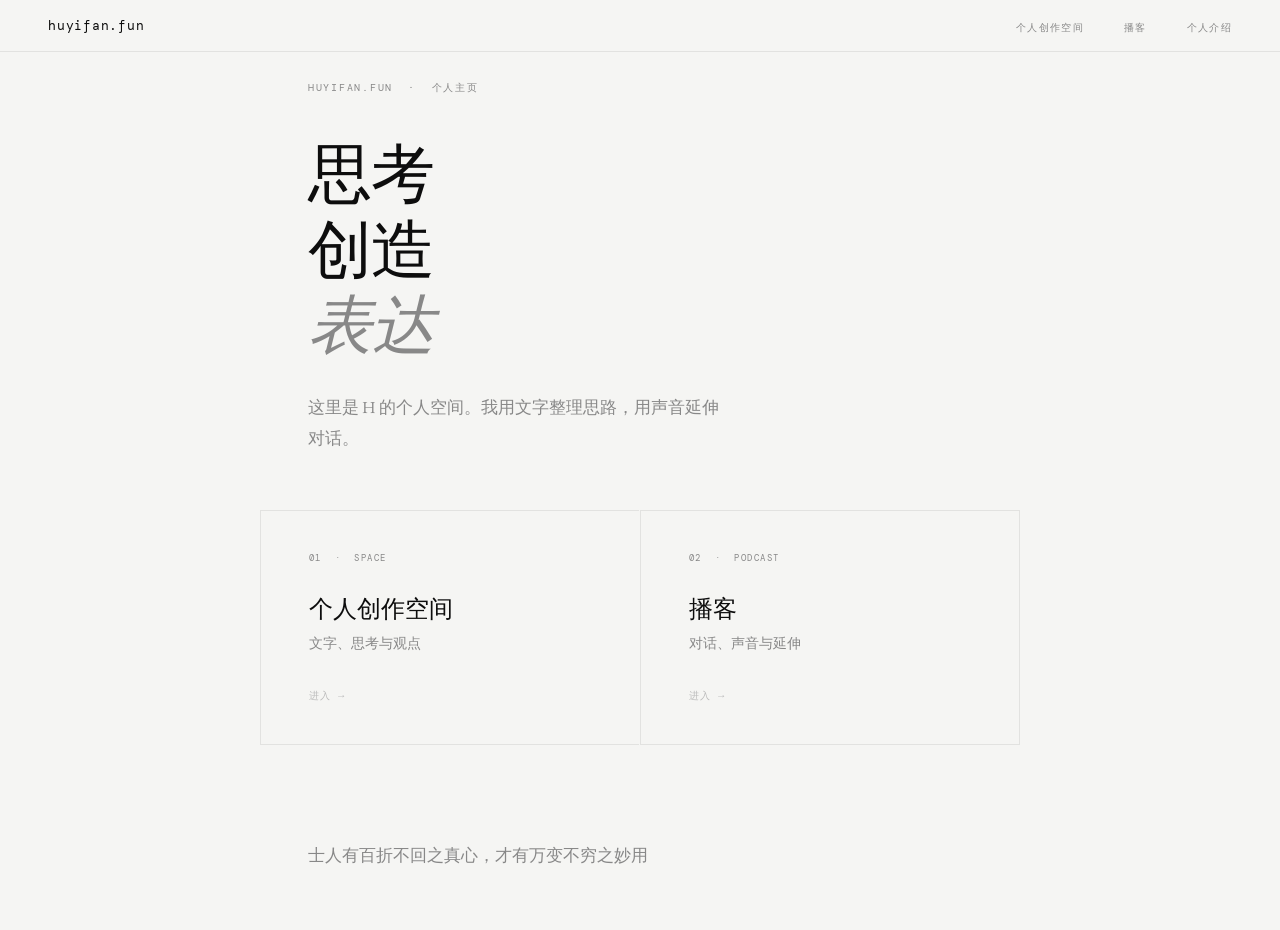
<file: index.html>
<!DOCTYPE html>
<html lang="zh">
<head>
<meta charset="UTF-8">
<meta name="viewport" content="width=device-width, initial-scale=1.0">
<title>huyifan.com</title>
<link href="https://fonts.googleapis.com/css2?family=EB+Garamond:ital,wght@0,400;1,400&family=DM+Mono:wght@300;400&display=swap" rel="stylesheet">
<style>
    *, *::before, *::after {
        box-sizing: border-box;
        margin: 0;
        padding: 0;
    }
    
    html {
        scroll-behavior: smooth;     /* 平滑滚动核心 */
    }
    
    html, body {
        min-height: 100vh;
        overflow-x: hidden;
    }
    
    body {
        background: var(--white);
        color: var(--black);
        font-family: 'EB Garamond', serif;
        font-weight: 400;
        line-height: 1.7;
    }

    :root {
        --black: #0d0d0d;
        --white: #f5f5f3;
        --grey1: #888;
        --grey2: #bbb;
        --grey3: #e2e2e0;
    }

    /* NAV - 固定在顶部 */
    nav {
        position: fixed;
        top: 0;
        left: 0;
        right: 0;
        z-index: 100;
        display: flex;
        align-items: center;
        justify-content: space-between;
        padding: 0 3rem;
        height: 52px;
        background: var(--white);
        border-bottom: 1px solid var(--grey3);
    }
    .nav-logo {
        font-family: 'DM Mono', monospace;
        font-size: 0.8rem;
        letter-spacing: 0.06em;
        color: var(--black);
        text-decoration: none;
    }
    .nav-links {
        display: flex;
        gap: 2.5rem;
        list-style: none;
    }
    .nav-links a {
        font-family: 'DM Mono', monospace;
        font-size: 0.6rem;
        letter-spacing: 0.14em;
        text-transform: uppercase;
        color: var(--grey1);
        text-decoration: none;
        transition: color .15s;
    }
    .nav-links a:hover { color: var(--black); }

    /* HERO 区域 */
    .hero {
        min-height: 100vh;
        padding: 80px 3rem 60px;   /* 给顶部留出 nav 空间 */
        max-width: 760px;
        margin: 0 auto;
        display: flex;
        flex-direction: column;
        justify-content: center;
    }

    .hero-kicker {
        font-family: 'DM Mono', monospace;
        font-size: 0.6rem;
        letter-spacing: 0.18em;
        text-transform: uppercase;
        color: var(--grey1);
        margin-bottom: 2.5rem;
    }

    .hero h1 {
        font-size: clamp(2.6rem, 5.5vw, 4rem);
        font-weight: 400;
        line-height: 1.18;
        letter-spacing: -0.01em;
        margin-bottom: 1.8rem;
    }
    .hero h1 em { font-style: italic; color: var(--grey1); }

    .hero-desc {
        font-size: 1.05rem;
        color: var(--grey1);
        line-height: 1.85;
        max-width: 420px;
        margin-bottom: 3.5rem;
    }

    .hero-nav {
        display: flex;
        gap: 1px;
        margin: 0 -3rem;
    }
    .hn-card {
        flex: 1;
        display: flex;
        flex-direction: column;
        justify-content: space-between;
        padding: 2.5rem 3rem;
        border: 1px solid var(--grey3);
        text-decoration: none;
        color: inherit;
        background: var(--white);
        transition: background .2s;
        cursor: pointer;
    }
    .hn-card:first-child { border-right: none; }
    .hn-card:hover {
        background: var(--black);
        color: var(--white);
    }
    .hn-card:hover .hn-label { color: #555; }
    .hn-card:hover .hn-arrow { color: var(--white); }

    .hn-label {
        font-family: 'DM Mono', monospace;
        font-size: 0.58rem;
        letter-spacing: 0.16em;
        text-transform: uppercase;
        color: var(--grey1);
        margin-bottom: 1.8rem;
    }
    .hn-title { font-size: 1.5rem; font-weight: 400; line-height: 1.2; margin-bottom: 0.5rem; }
    .hn-sub { font-size: 0.88rem; color: var(--grey1); line-height: 1.6; }
    .hn-card:hover .hn-sub { color: #666; }
    .hn-arrow {
        font-family: 'DM Mono', monospace;
        font-size: 0.65rem;
        letter-spacing: 0.1em;
        margin-top: 2rem;
        color: var(--grey2);
    }

    .quote {
        margin-top: 6rem;
        font-size: 1.05rem;
        color: var(--grey1);
        max-width: 460px;
    }

    @media (max-width: 600px) {
        nav { padding: 0 1.5rem; }
        .hero { padding: 80px 1.5rem 60px; }
        .hero-nav { flex-direction: column; margin: 0 -1.5rem; }
        .hn-card { padding: 2rem 1.5rem; }
    }
</style>
</head>
<body>

<nav>
  <a class="nav-logo" href="index.html">huyifan.fun</a>
  <ul class="nav-links">
    <li><a href="blog.html">个人创作空间</a></li>
    <li><a href="podcast.html">播客</a></li>
    <li><a href="about.html">个人介绍</a></li>
  </ul>
</nav>

<div class="hero">
  <p class="hero-kicker">huyifan.fun &nbsp;·&nbsp; 个人主页</p>
  <h1>思考<br>创造<br><em>表达</em></h1>
  <p class="hero-desc">这里是 H 的个人空间。我用文字整理思路，用声音延伸对话。</p>

  <div class="hero-nav">
    <a class="hn-card" href="blog.html">
      <span class="hn-label">01 &nbsp;·&nbsp; Space</span>
      <div>
        <div class="hn-title">个人创作空间</div>
        <div class="hn-sub">文字、思考与观点</div>
      </div>
      <span class="hn-arrow">进入 →</span>
    </a>
    <a class="hn-card" href="podcast.html">
      <span class="hn-label">02 &nbsp;·&nbsp; Podcast</span>
      <div>
        <div class="hn-title">播客</div>
        <div class="hn-sub">对话、声音与延伸</div>
      </div>
      <span class="hn-arrow">进入 →</span>
    </a>
  </div>

  <div class="quote">
    <p>士人有百折不回之真心，才有万变不穷之妙用</p>
  </div>
</div>

</body>
</html>
</file>
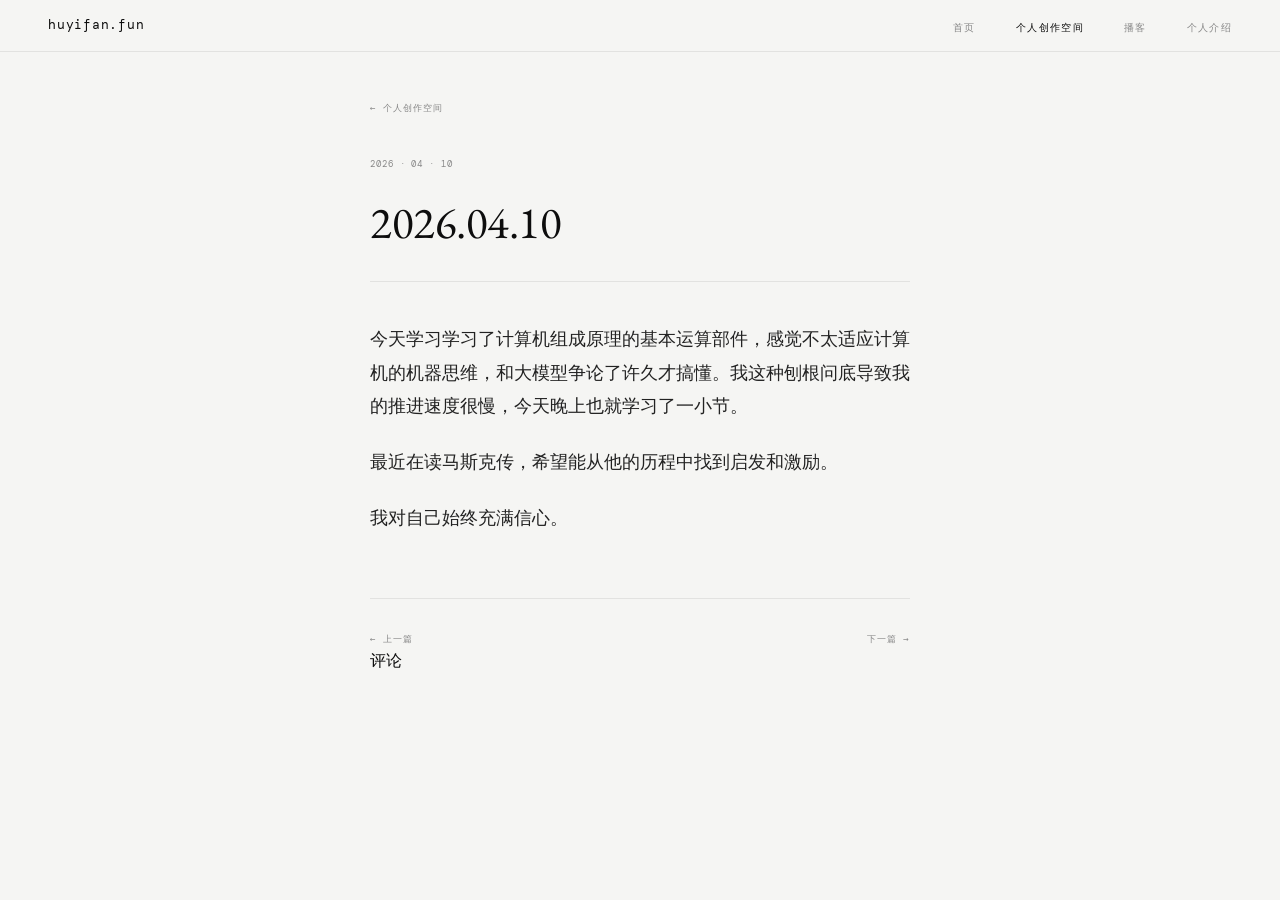
<file: 2026.4.10.html>
<!DOCTYPE html>
<html lang="zh">
<head>
<meta charset="UTF-8">
<meta name="viewport" content="width=device-width, initial-scale=1.0">
<title>2026.4.9 · H.com</title>
<link href="https://fonts.googleapis.com/css2?family=EB+Garamond:ital,wght@0,400;0,500;1,400&family=DM+Mono:wght@300;400&display=swap" rel="stylesheet">
<style>
*,*::before,*::after{box-sizing:border-box;margin:0;padding:0}
:root{--black:#0d0d0d;--white:#f5f5f3;--grey1:#888;--grey2:#bbb;--grey3:#e2e2e0;}
body{background:var(--white);color:var(--black);font-family:'EB Garamond',serif;font-weight:400;line-height:1.75;}

nav{
  position:fixed;top:0;left:0;right:0;z-index:100;
  display:flex;align-items:center;justify-content:space-between;
  padding:0 3rem;height:52px;
  background:var(--white);border-bottom:1px solid var(--grey3);
}
.nav-logo{font-family:'DM Mono',monospace;font-size:0.8rem;letter-spacing:0.06em;color:var(--black);text-decoration:none;}
.nav-links{display:flex;gap:2.5rem;list-style:none;}
.nav-links a{font-family:'DM Mono',monospace;font-size:0.6rem;letter-spacing:0.14em;text-transform:uppercase;color:var(--grey1);text-decoration:none;transition:color .15s;}
.nav-links a:hover,.nav-links a.active{color:var(--black);}

.article{max-width:620px;margin:0 auto;padding:100px 2.5rem 100px;}

.article-back{
  font-family:'DM Mono',monospace;font-size:0.58rem;
  letter-spacing:0.12em;text-transform:uppercase;
  color:var(--grey1);text-decoration:none;
  margin-bottom:2.5rem;display:block;transition:color .15s;
}
.article-back:hover{color:var(--black);}

.article-meta{
  font-family:'DM Mono',monospace;font-size:0.58rem;
  letter-spacing:0.1em;text-transform:uppercase;
  color:var(--grey1);margin-bottom:1.5rem;
  display:flex;gap:1.5rem;
}

.article h1{
  font-size:clamp(1.9rem,4vw,2.8rem);
  font-weight:400;line-height:1.18;letter-spacing:-0.01em;
  margin-bottom:2.5rem;
  padding-bottom:2rem;
  border-bottom:1px solid var(--grey3);
}

/* body prose */
.prose p{font-size:1.1rem;line-height:1.9;margin-bottom:1.4rem;color:#222;}
.prose p:first-child::first-letter{font-size:3.2rem;line-height:0.8;float:left;margin:0.1em 0.1em 0 0;font-weight:400;}
.prose h2{font-size:1.35rem;font-weight:400;font-style:italic;margin:2.5rem 0 1rem;}
.prose blockquote{
  margin:2rem 0;padding:0 0 0 1.5rem;
  border-left:2px solid var(--grey3);
  color:var(--grey1);font-style:italic;font-size:1.05rem;line-height:1.85;
}

/* footer nav */
.article-footer{
  margin-top:4rem;padding-top:2rem;
  border-top:1px solid var(--grey3);
  display:flex;justify-content:space-between;align-items:center;
}
.article-footer a{
  font-family:'DM Mono',monospace;font-size:0.58rem;
  letter-spacing:0.12em;text-transform:uppercase;
  color:var(--grey1);text-decoration:none;transition:color .15s;
}
.article-footer a:hover{color:var(--black);}

@media(max-width:600px){
  nav{padding:0 1.5rem;}
  .article{padding:90px 1.5rem 60px;}
}
</style>
</head>
<body>

<nav>
  <a class="nav-logo" href="index.html">huyifan.fun</a>
  <ul class="nav-links">
    <li><a href="index.html">首页</a></li>
    <li><a href="blog.html" class="active">个人创作空间</a></li>
    <li><a href="podcast.html">播客</a></li>
    <li><a href="about.html">个人介绍</a></li>
  </ul>
</nav>

<article class="article">
  <a class="article-back" href="blog.html">← 个人创作空间</a>

  <div class="article-meta">
    <span>2026 · 04 · 10</span>
  </div>

  <h1>2026.04.10</h1>

  <div class="prose">

    <p></p>

    <p>今天学习学习了计算机组成原理的基本运算部件，感觉不太适应计算机的机器思维，和大模型争论了许久才搞懂。我这种刨根问底导致我的推进速度很慢，今天晚上也就学习了一小节。</p>
    <p>最近在读马斯克传，希望能从他的历程中找到启发和激励。</p>
    <p><p>
    <p>我对自己始终充满信心。</p>

  </div>

  <div class="article-footer">
    <a href="article.html">← 上一篇</a>
    <a href="2026.4.12.html">下一篇 →</a>
  </div>

  <!-- ═══════════════════════════════════════════════
       GISCUS 评论区
       使用前请替换下方三个值：
         data-repo        → "你的GitHub用户名/仓库名"
         data-repo-id     → 从 giscus.app 获取
         data-category-id → 从 giscus.app 获取
       详见配置说明：https://giscus.app/zh-CN
  ════════════════════════════════════════════════ -->
  <div class="comments">
    <p class="comments-label">评论</p>
    <script
      src="https://giscus.app/client.js"
      data-repo="Huyifan-learner/huyifan.fun"
      data-repo-id="R_kgDOR9GaAg"
      data-category="Announcements"
      data-category-id="DIC_kwDOR9GaAs4C6mH8"
      data-mapping="pathname"
      data-strict="0"
      data-reactions-enabled="1"
      data-emit-metadata="0"
      data-input-position="bottom"
      data-theme="noborder_light"
      data-lang="zh-CN"
      data-loading="lazy"
      crossorigin="anonymous"
      async>
    </script>
  </div>

</article>

</body>
</html>
</file>
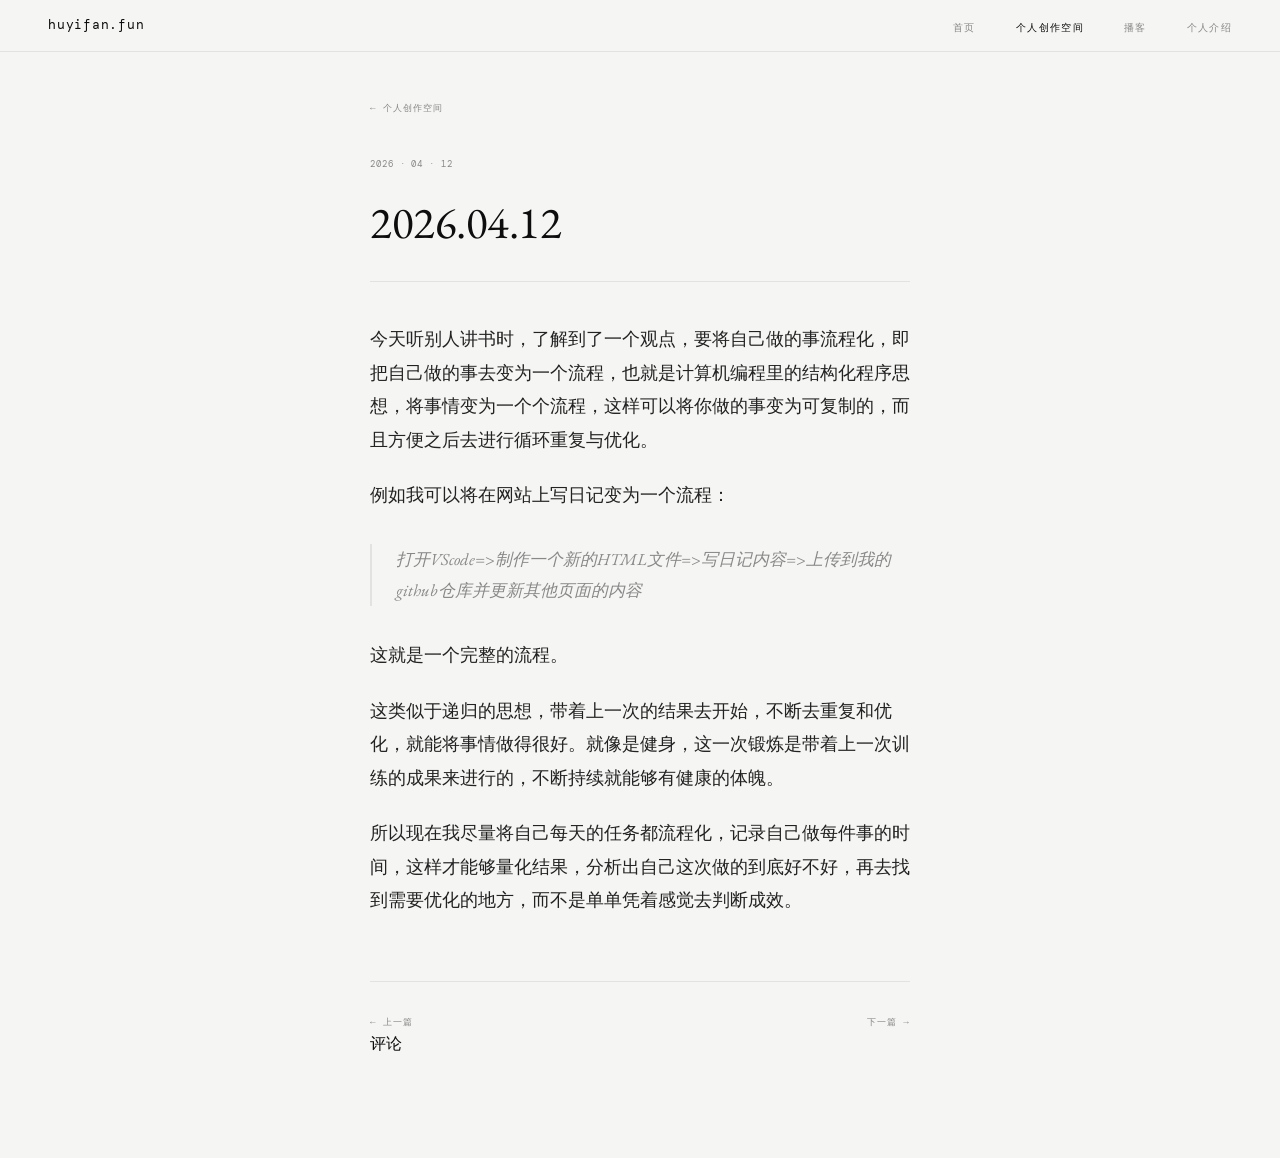
<file: 2026.4.12.html>
<!DOCTYPE html>
<html lang="zh">
<head>
<meta charset="UTF-8">
<meta name="viewport" content="width=device-width, initial-scale=1.0">
<title>2026.4.9 · H.com</title>
<link href="https://fonts.googleapis.com/css2?family=EB+Garamond:ital,wght@0,400;0,500;1,400&family=DM+Mono:wght@300;400&display=swap" rel="stylesheet">
<style>
*,*::before,*::after{box-sizing:border-box;margin:0;padding:0}
:root{--black:#0d0d0d;--white:#f5f5f3;--grey1:#888;--grey2:#bbb;--grey3:#e2e2e0;}
body{background:var(--white);color:var(--black);font-family:'EB Garamond',serif;font-weight:400;line-height:1.75;}

nav{
  position:fixed;top:0;left:0;right:0;z-index:100;
  display:flex;align-items:center;justify-content:space-between;
  padding:0 3rem;height:52px;
  background:var(--white);border-bottom:1px solid var(--grey3);
}
.nav-logo{font-family:'DM Mono',monospace;font-size:0.8rem;letter-spacing:0.06em;color:var(--black);text-decoration:none;}
.nav-links{display:flex;gap:2.5rem;list-style:none;}
.nav-links a{font-family:'DM Mono',monospace;font-size:0.6rem;letter-spacing:0.14em;text-transform:uppercase;color:var(--grey1);text-decoration:none;transition:color .15s;}
.nav-links a:hover,.nav-links a.active{color:var(--black);}

.article{max-width:620px;margin:0 auto;padding:100px 2.5rem 100px;}

.article-back{
  font-family:'DM Mono',monospace;font-size:0.58rem;
  letter-spacing:0.12em;text-transform:uppercase;
  color:var(--grey1);text-decoration:none;
  margin-bottom:2.5rem;display:block;transition:color .15s;
}
.article-back:hover{color:var(--black);}

.article-meta{
  font-family:'DM Mono',monospace;font-size:0.58rem;
  letter-spacing:0.1em;text-transform:uppercase;
  color:var(--grey1);margin-bottom:1.5rem;
  display:flex;gap:1.5rem;
}

.article h1{
  font-size:clamp(1.9rem,4vw,2.8rem);
  font-weight:400;line-height:1.18;letter-spacing:-0.01em;
  margin-bottom:2.5rem;
  padding-bottom:2rem;
  border-bottom:1px solid var(--grey3);
}

/* body prose */
.prose p{font-size:1.1rem;line-height:1.9;margin-bottom:1.4rem;color:#222;}
.prose p:first-child::first-letter{font-size:3.2rem;line-height:0.8;float:left;margin:0.1em 0.1em 0 0;font-weight:400;}
.prose h2{font-size:1.35rem;font-weight:400;font-style:italic;margin:2.5rem 0 1rem;}
.prose blockquote{
  margin:2rem 0;padding:0 0 0 1.5rem;
  border-left:2px solid var(--grey3);
  color:var(--grey1);font-style:italic;font-size:1.05rem;line-height:1.85;
}

/* footer nav */
.article-footer{
  margin-top:4rem;padding-top:2rem;
  border-top:1px solid var(--grey3);
  display:flex;justify-content:space-between;align-items:center;
}
.article-footer a{
  font-family:'DM Mono',monospace;font-size:0.58rem;
  letter-spacing:0.12em;text-transform:uppercase;
  color:var(--grey1);text-decoration:none;transition:color .15s;
}
.article-footer a:hover{color:var(--black);}

@media(max-width:600px){
  nav{padding:0 1.5rem;}
  .article{padding:90px 1.5rem 60px;}
}
</style>
</head>
<body>

<nav>
  <a class="nav-logo" href="index.html">huyifan.fun</a>
  <ul class="nav-links">
    <li><a href="index.html">首页</a></li>
    <li><a href="blog.html" class="active">个人创作空间</a></li>
    <li><a href="podcast.html">播客</a></li>
    <li><a href="about.html">个人介绍</a></li>
  </ul>
</nav>

<article class="article">
  <a class="article-back" href="blog.html">← 个人创作空间</a>

  <div class="article-meta">
    <span>2026 · 04 · 12</span>
  </div>

  <h1>2026.04.12</h1>

  <div class="prose">
    <p></p>
    <p>今天听别人讲书时，了解到了一个观点，要将自己做的事流程化，即把自己做的事去变为一个流程，也就是计算机编程里的结构化程序思想，将事情变为一个个流程，这样可以将你做的事变为可复制的，而且方便之后去进行循环重复与优化。</p>
    <p>例如我可以将在网站上写日记变为一个流程：</p>
    <blockquote>
      打开VScode=>制作一个新的HTML文件=>写日记内容=>上传到我的github仓库并更新其他页面的内容
    </blockquote>
    <p>这就是一个完整的流程。</p>
    <p>这类似于递归的思想，带着上一次的结果去开始，不断去重复和优化，就能将事情做得很好。就像是健身，这一次锻炼是带着上一次训练的成果来进行的，不断持续就能够有健康的体魄。</p>
    <p>所以现在我尽量将自己每天的任务都流程化，记录自己做每件事的时间，这样才能够量化结果，分析出自己这次做的到底好不好，再去找到需要优化的地方，而不是单单凭着感觉去判断成效。</p>
    <p><p>
    <p></p>

  </div>

  <div class="article-footer">
    <a href="2026.4.10.html">← 上一篇</a>
    <a href="2026.4.21.html">下一篇 →</a>
  </div>

  <!-- ═══════════════════════════════════════════════
       GISCUS 评论区
       使用前请替换下方三个值：
         data-repo        → "你的GitHub用户名/仓库名"
         data-repo-id     → 从 giscus.app 获取
         data-category-id → 从 giscus.app 获取
       详见配置说明：https://giscus.app/zh-CN
  ════════════════════════════════════════════════ -->
  <div class="comments">
    <p class="comments-label">评论</p>
    <script
      src="https://giscus.app/client.js"
      data-repo="Huyifan-learner/huyifan.fun"
      data-repo-id="R_kgDOR9GaAg"
      data-category="Announcements"
      data-category-id="DIC_kwDOR9GaAs4C6mH8"
      data-mapping="pathname"
      data-strict="0"
      data-reactions-enabled="1"
      data-emit-metadata="0"
      data-input-position="bottom"
      data-theme="noborder_light"
      data-lang="zh-CN"
      data-loading="lazy"
      crossorigin="anonymous"
      async>
    </script>
  </div>

</article>

</body>
</html>
</file>
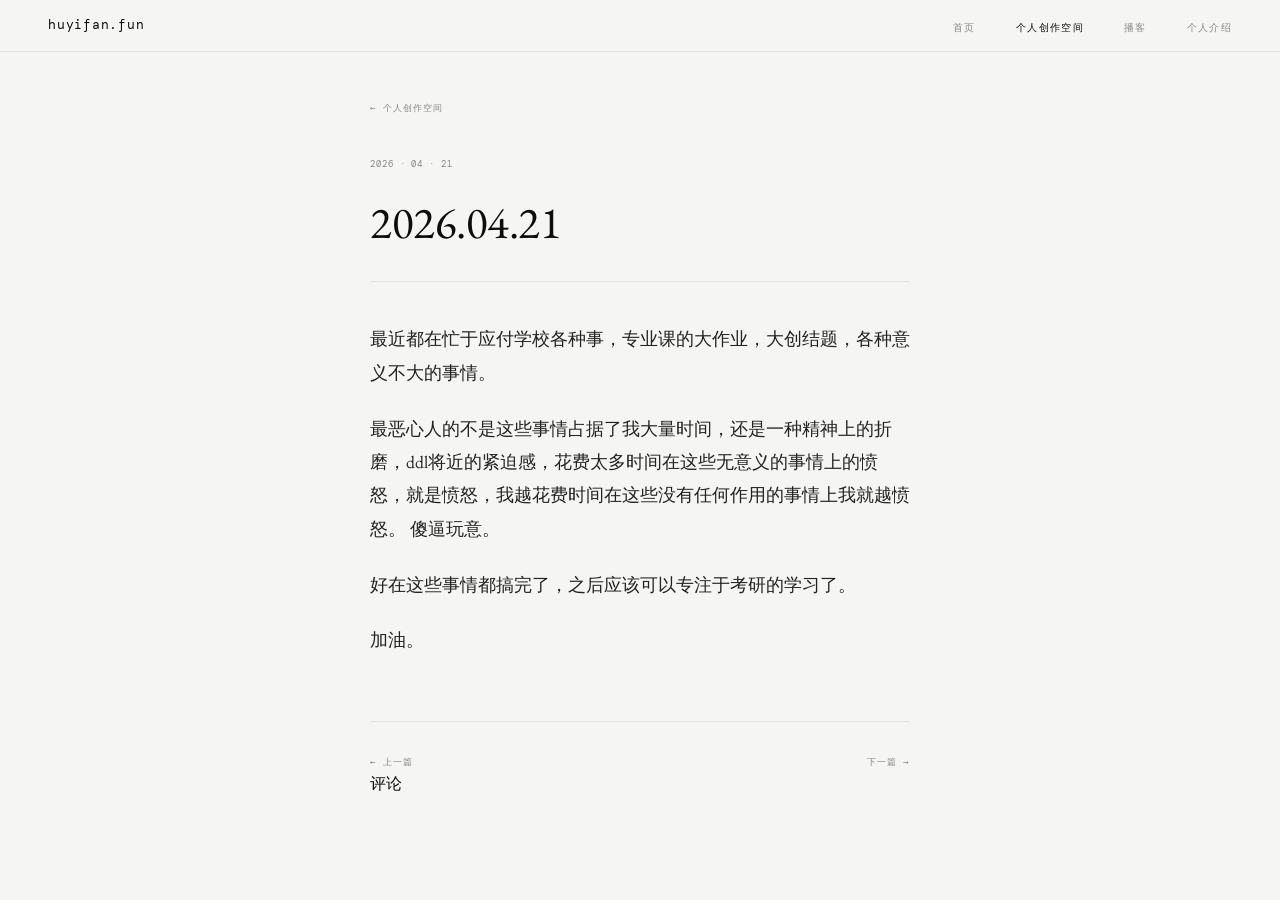
<file: 2026.4.21.html>
<!DOCTYPE html>
<html lang="zh">
<head>
<meta charset="UTF-8">
<meta name="viewport" content="width=device-width, initial-scale=1.0">
<title>2026.4.9 · H.com</title>
<link href="https://fonts.googleapis.com/css2?family=EB+Garamond:ital,wght@0,400;0,500;1,400&family=DM+Mono:wght@300;400&display=swap" rel="stylesheet">
<style>
*,*::before,*::after{box-sizing:border-box;margin:0;padding:0}
:root{--black:#0d0d0d;--white:#f5f5f3;--grey1:#888;--grey2:#bbb;--grey3:#e2e2e0;}
body{background:var(--white);color:var(--black);font-family:'EB Garamond',serif;font-weight:400;line-height:1.75;}

nav{
  position:fixed;top:0;left:0;right:0;z-index:100;
  display:flex;align-items:center;justify-content:space-between;
  padding:0 3rem;height:52px;
  background:var(--white);border-bottom:1px solid var(--grey3);
}
.nav-logo{font-family:'DM Mono',monospace;font-size:0.8rem;letter-spacing:0.06em;color:var(--black);text-decoration:none;}
.nav-links{display:flex;gap:2.5rem;list-style:none;}
.nav-links a{font-family:'DM Mono',monospace;font-size:0.6rem;letter-spacing:0.14em;text-transform:uppercase;color:var(--grey1);text-decoration:none;transition:color .15s;}
.nav-links a:hover,.nav-links a.active{color:var(--black);}

.article{max-width:620px;margin:0 auto;padding:100px 2.5rem 100px;}

.article-back{
  font-family:'DM Mono',monospace;font-size:0.58rem;
  letter-spacing:0.12em;text-transform:uppercase;
  color:var(--grey1);text-decoration:none;
  margin-bottom:2.5rem;display:block;transition:color .15s;
}
.article-back:hover{color:var(--black);}

.article-meta{
  font-family:'DM Mono',monospace;font-size:0.58rem;
  letter-spacing:0.1em;text-transform:uppercase;
  color:var(--grey1);margin-bottom:1.5rem;
  display:flex;gap:1.5rem;
}

.article h1{
  font-size:clamp(1.9rem,4vw,2.8rem);
  font-weight:400;line-height:1.18;letter-spacing:-0.01em;
  margin-bottom:2.5rem;
  padding-bottom:2rem;
  border-bottom:1px solid var(--grey3);
}

/* body prose */
.prose p{font-size:1.1rem;line-height:1.9;margin-bottom:1.4rem;color:#222;}
.prose p:first-child::first-letter{font-size:3.2rem;line-height:0.8;float:left;margin:0.1em 0.1em 0 0;font-weight:400;}
.prose h2{font-size:1.35rem;font-weight:400;font-style:italic;margin:2.5rem 0 1rem;}
.prose blockquote{
  margin:2rem 0;padding:0 0 0 1.5rem;
  border-left:2px solid var(--grey3);
  color:var(--grey1);font-style:italic;font-size:1.05rem;line-height:1.85;
}

/* footer nav */
.article-footer{
  margin-top:4rem;padding-top:2rem;
  border-top:1px solid var(--grey3);
  display:flex;justify-content:space-between;align-items:center;
}
.article-footer a{
  font-family:'DM Mono',monospace;font-size:0.58rem;
  letter-spacing:0.12em;text-transform:uppercase;
  color:var(--grey1);text-decoration:none;transition:color .15s;
}
.article-footer a:hover{color:var(--black);}

@media(max-width:600px){
  nav{padding:0 1.5rem;}
  .article{padding:90px 1.5rem 60px;}
}
</style>
</head>
<body>

<nav>
  <a class="nav-logo" href="index.html">huyifan.fun</a>
  <ul class="nav-links">
    <li><a href="index.html">首页</a></li>
    <li><a href="blog.html" class="active">个人创作空间</a></li>
    <li><a href="podcast.html">播客</a></li>
    <li><a href="about.html">个人介绍</a></li>
  </ul>
</nav>

<article class="article">
  <a class="article-back" href="blog.html">← 个人创作空间</a>

  <div class="article-meta">
    <span>2026 · 04 · 21</span>
  </div>

  <h1>2026.04.21</h1>

  <div class="prose">
    <p></p>
    <p>最近都在忙于应付学校各种事，专业课的大作业，大创结题，各种意义不大的事情。</p>
    <p>最恶心人的不是这些事情占据了我大量时间，还是一种精神上的折磨，ddl将近的紧迫感，花费太多时间在这些无意义的事情上的愤怒，就是愤怒，我越花费时间在这些没有任何作用的事情上我就越愤怒。
      傻逼玩意。
    </p>
    <p>好在这些事情都搞完了，之后应该可以专注于考研的学习了。</p>
    <p>加油。</p>

  </div>

  <div class="article-footer">
    <a href="2026.4.12.html">← 上一篇</a>
    <a href="埃隆马斯克传读后感.html">下一篇 →</a>
  </div>

  <!-- ═══════════════════════════════════════════════
       GISCUS 评论区
       使用前请替换下方三个值：
         data-repo        → "你的GitHub用户名/仓库名"
         data-repo-id     → 从 giscus.app 获取
         data-category-id → 从 giscus.app 获取
       详见配置说明：https://giscus.app/zh-CN
  ════════════════════════════════════════════════ -->
  <div class="comments">
    <p class="comments-label">评论</p>
    <script
      src="https://giscus.app/client.js"
      data-repo="Huyifan-learner/huyifan.fun"
      data-repo-id="R_kgDOR9GaAg"
      data-category="Announcements"
      data-category-id="DIC_kwDOR9GaAs4C6mH8"
      data-mapping="pathname"
      data-strict="0"
      data-reactions-enabled="1"
      data-emit-metadata="0"
      data-input-position="bottom"
      data-theme="noborder_light"
      data-lang="zh-CN"
      data-loading="lazy"
      crossorigin="anonymous"
      async>
    </script>
  </div>

</article>

</body>
</html>
</file>
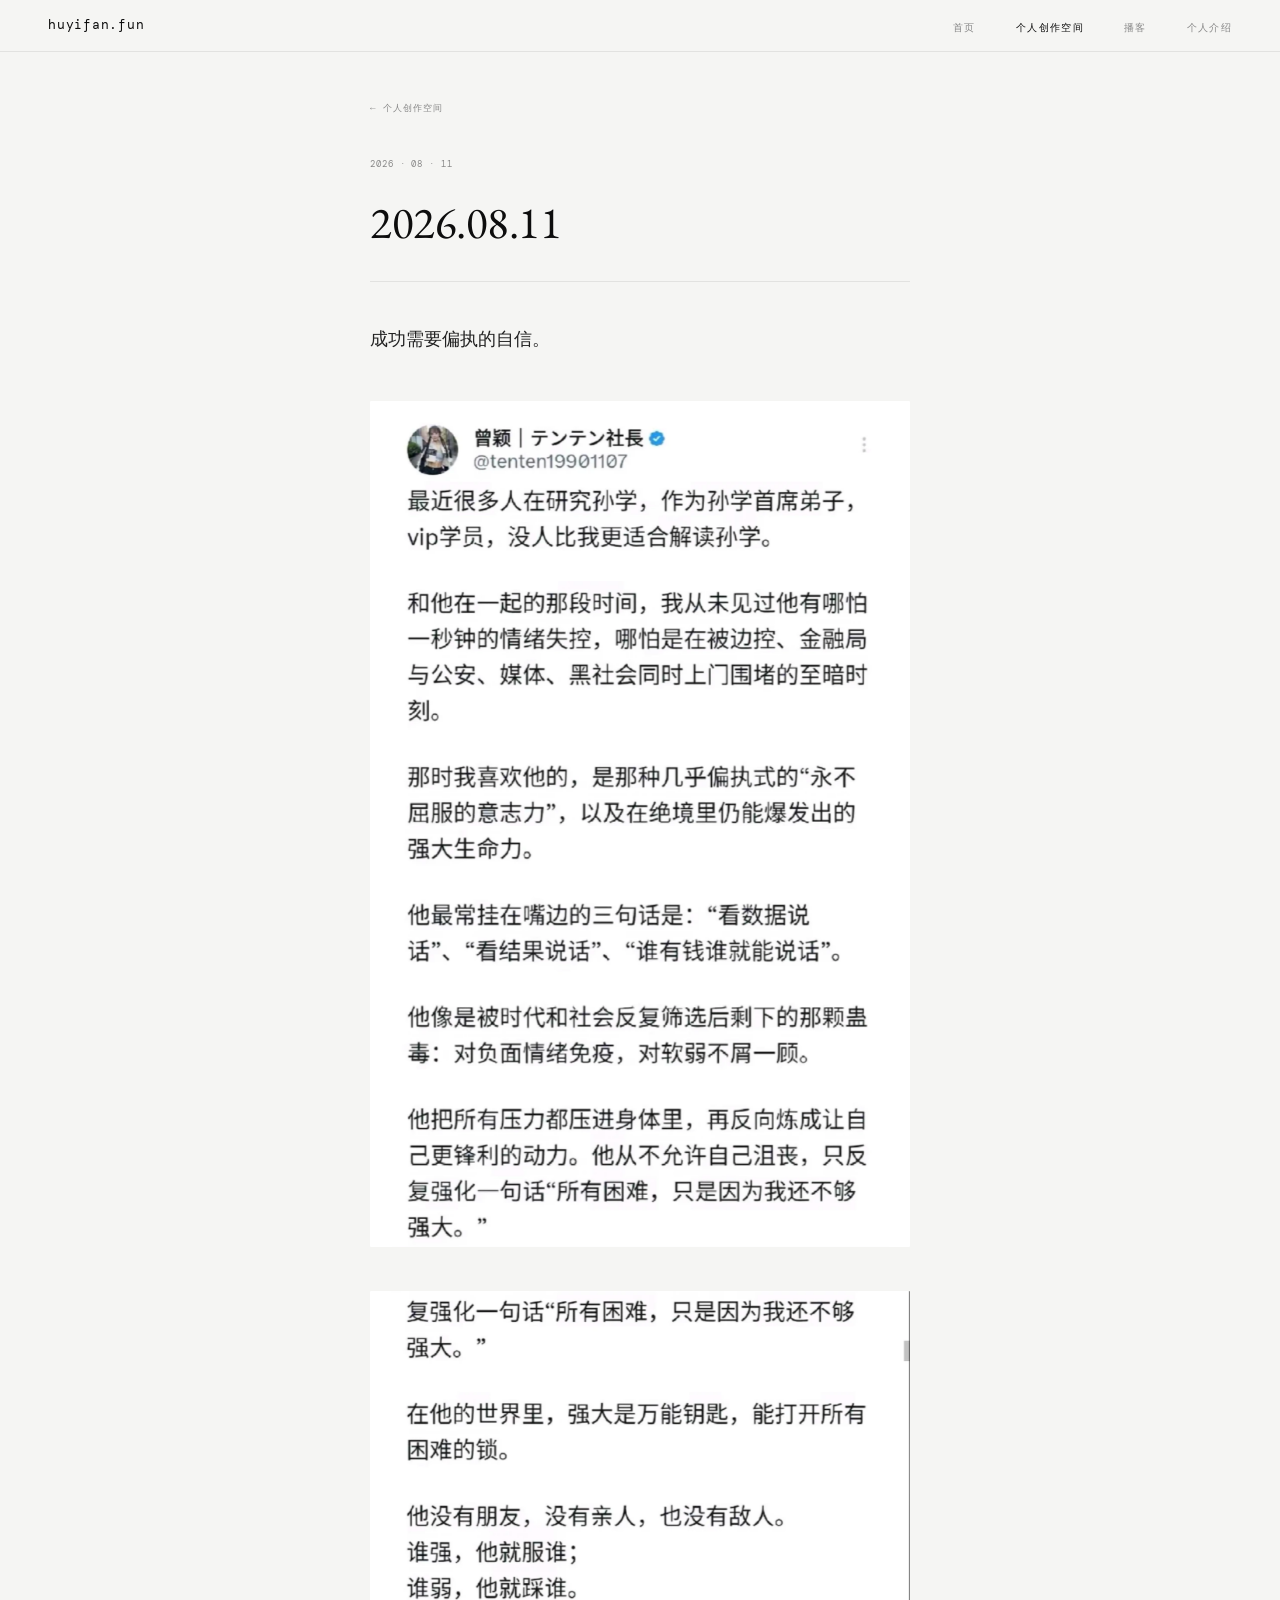
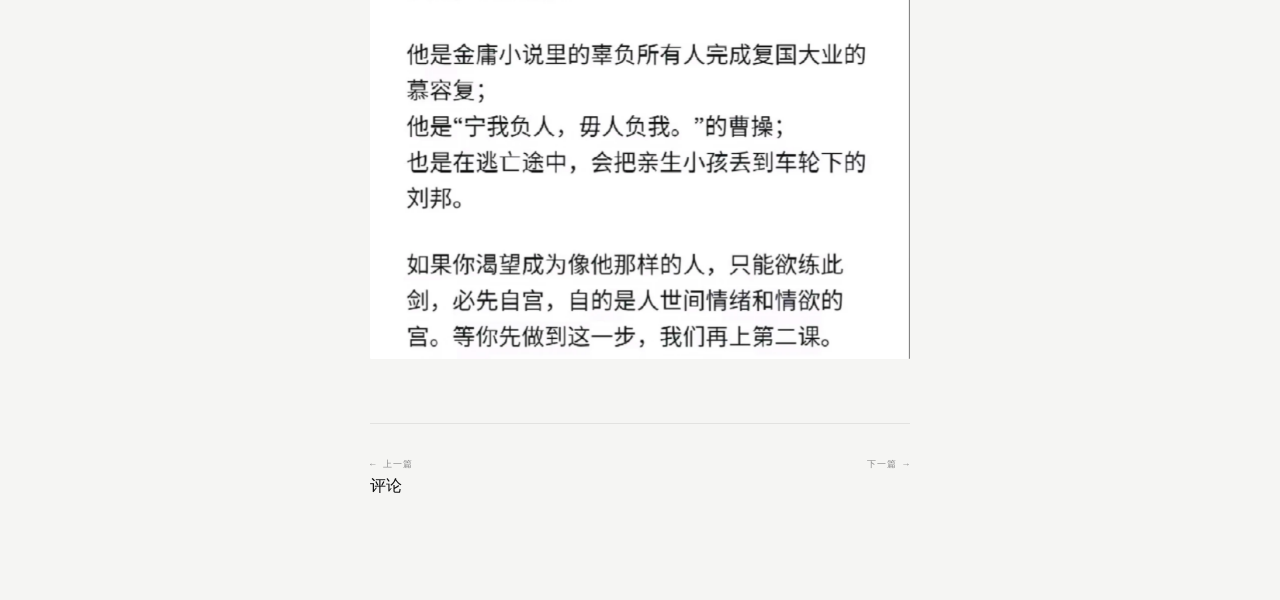
<file: 2026.8.11(image).html>
<!DOCTYPE html>
<html lang="zh">
<head>
<meta charset="UTF-8">
<meta name="viewport" content="width=device-width, initial-scale=1.0">
<title>2026.8.11 · H.com</title>
<link href="https://fonts.googleapis.com/css2?family=EB+Garamond:ital,wght@0,400;0,500;1,400&family=DM+Mono:wght@300;400&display=swap" rel="stylesheet">
<style>
*,*::before,*::after{box-sizing:border-box;margin:0;padding:0}
:root{--black:#0d0d0d;--white:#f5f5f3;--grey1:#888;--grey2:#bbb;--grey3:#e2e2e0;}
body{background:var(--white);color:var(--black);font-family:'EB Garamond',serif;font-weight:400;line-height:1.75;}

nav{
  position:fixed;top:0;left:0;right:0;z-index:100;
  display:flex;align-items:center;justify-content:space-between;
  padding:0 3rem;height:52px;
  background:var(--white);border-bottom:1px solid var(--grey3);
}
.nav-logo{font-family:'DM Mono',monospace;font-size:0.8rem;letter-spacing:0.06em;color:var(--black);text-decoration:none;}
.nav-links{display:flex;gap:2.5rem;list-style:none;}
.nav-links a{font-family:'DM Mono',monospace;font-size:0.6rem;letter-spacing:0.14em;text-transform:uppercase;color:var(--grey1);text-decoration:none;transition:color .15s;}
.nav-links a:hover,.nav-links a.active{color:var(--black);}

.article{max-width:620px;margin:0 auto;padding:100px 2.5rem 100px;}

.article-back{
  font-family:'DM Mono',monospace;font-size:0.58rem;
  letter-spacing:0.12em;text-transform:uppercase;
  color:var(--grey1);text-decoration:none;
  margin-bottom:2.5rem;display:block;transition:color .15s;
}
.article-back:hover{color:var(--black);}

.article-meta{
  font-family:'DM Mono',monospace;font-size:0.58rem;
  letter-spacing:0.1em;text-transform:uppercase;
  color:var(--grey1);margin-bottom:1.5rem;
  display:flex;gap:1.5rem;
}

.article h1{
  font-size:clamp(1.9rem,4vw,2.8rem);
  font-weight:400;line-height:1.18;letter-spacing:-0.01em;
  margin-bottom:2.5rem;
  padding-bottom:2rem;
  border-bottom:1px solid var(--grey3);
}

/* body prose */
.prose p{font-size:1.1rem;line-height:1.9;margin-bottom:1.4rem;color:#222;}
.prose p:first-child::first-letter{font-size:3.2rem;line-height:0.8;float:left;margin:0.1em 0.1em 0 0;font-weight:400;}
.prose h2{font-size:1.35rem;font-weight:400;font-style:italic;margin:2.5rem 0 1rem;}
.prose blockquote{
  margin:2rem 0;padding:0 0 0 1.5rem;
  border-left:2px solid var(--grey3);
  color:var(--grey1);font-style:italic;font-size:1.05rem;line-height:1.85;
}

/* 文章内图片 */
.prose figure{
  margin:2.8rem 0;
}
.prose figure.full-bleed{
  margin-left:calc(50% - 50vw);
  margin-right:calc(50% - 50vw);
  max-width:100vw;
}
.prose img{
  display:block;
  width:100%;
  height:auto;
  border-radius:1px;
}
.prose figcaption{
  font-family:'DM Mono',monospace;
  font-size:0.58rem;
  letter-spacing:0.08em;
  text-transform:uppercase;
  color:var(--grey1);
  text-align:center;
  margin-top:0.9rem;
}

/* 两张图并排 */
.prose .img-row{
  display:flex;
  gap:1rem;
  margin:2.8rem 0;
}
.prose .img-row figure{margin:0;flex:1;}

@media(max-width:600px){
  .prose .img-row{flex-direction:column;}
}

/* footer nav */
.article-footer{
  margin-top:4rem;padding-top:2rem;
  border-top:1px solid var(--grey3);
  display:flex;justify-content:space-between;align-items:center;
}
.article-footer a{
  font-family:'DM Mono',monospace;font-size:0.58rem;
  letter-spacing:0.12em;text-transform:uppercase;
  color:var(--grey1);text-decoration:none;transition:color .15s;
}
.article-footer a:hover{color:var(--black);}

@media(max-width:600px){
  nav{padding:0 1.5rem;}
  .article{padding:90px 1.5rem 60px;}
}
</style>
</head>
<body>

<nav>
  <a class="nav-logo" href="index.html">huyifan.fun</a>
  <ul class="nav-links">
    <li><a href="index.html">首页</a></li>
    <li><a href="blog.html" class="active">个人创作空间</a></li>
    <li><a href="podcast.html">播客</a></li>
    <li><a href="about.html">个人介绍</a></li>
  </ul>
</nav>

<article class="article">
  <a class="article-back" href="blog.html">← 个人创作空间</a>

  <div class="article-meta">
    <span>2026 · 08 · 11</span>
  </div>

  <h1>2026.08.11</h1>

  <div class="prose">
    <p></p>
    <p>成功需要偏执的自信。</p>

    <figure>
      <img src="image/2026-08-11-01.jpg">
      <figcaption></figcaption>
    </figure>

    <figure>
      <img src="image/2026-08-11-02.jpg">
      <figcaption></figcaption>
    </figure>

  </div>

  <div class="article-footer">
    <a href="埃隆马斯克传读后感.html">← 上一篇</a>
    <a href=>下一篇 →</a>
  </div>

  <!-- ═══════════════════════════════════════════════
       GISCUS 评论区
       使用前请替换下方三个值：
         data-repo        → "你的GitHub用户名/仓库名"
         data-repo-id     → 从 giscus.app 获取
         data-category-id → 从 giscus.app 获取
       详见配置说明：https://giscus.app/zh-CN
  ════════════════════════════════════════════════ -->
  <div class="comments">
    <p class="comments-label">评论</p>
    <script
      src="https://giscus.app/client.js"
      data-repo="Huyifan-learner/huyifan.fun"
      data-repo-id="R_kgDOR9GaAg"
      data-category="Announcements"
      data-category-id="DIC_kwDOR9GaAs4C6mH8"
      data-mapping="pathname"
      data-strict="0"
      data-reactions-enabled="1"
      data-emit-metadata="0"
      data-input-position="bottom"
      data-theme="noborder_light"
      data-lang="zh-CN"
      data-loading="lazy"
      crossorigin="anonymous"
      async>
    </script>
  </div>

</article>

</body>
</html>
</file>
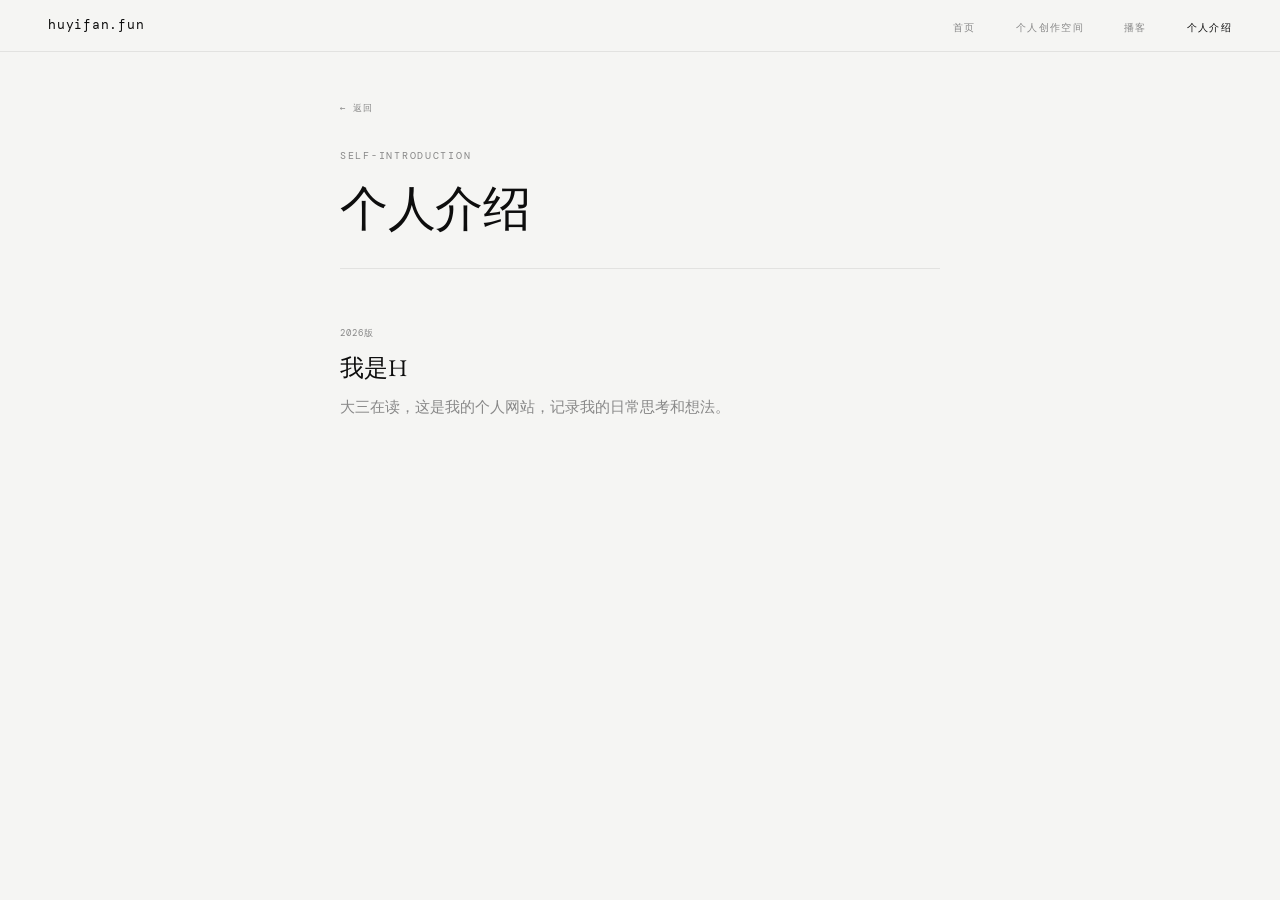
<file: about.html>
<!DOCTYPE html>
<html lang="zh">
<head>
<meta charset="UTF-8">
<meta name="viewport" content="width=device-width, initial-scale=1.0">
<title>博客 · H.com</title>
<link href="https://fonts.googleapis.com/css2?family=EB+Garamond:ital,wght@0,400;1,400&family=DM+Mono:wght@300;400&display=swap" rel="stylesheet">
<style>
    *,*::before,*::after{box-sizing:border-box;margin:0;padding:0}
    :root{--black:#0d0d0d;--white:#f5f5f3;--grey1:#888;--grey2:#bbb;--grey3:#e2e2e0;}
    
    /* 平滑滚动 - 核心代码 */
    html {
        scroll-behavior: smooth;
    }
    
    html, body {
        min-height: 100vh;
        overflow-x: hidden;
    }
    
    body{
        background:var(--white);
        color:var(--black);
        font-family:'EB Garamond',serif;
        font-weight:400;
        line-height:1.75;
    }

    nav{
      position:fixed;top:0;left:0;right:0;z-index:100;
      display:flex;align-items:center;justify-content:space-between;
      padding:0 3rem;height:52px;
      background:var(--white);border-bottom:1px solid var(--grey3);
    }
    .nav-logo{font-family:'DM Mono',monospace;font-size:0.8rem;letter-spacing:0.06em;color:var(--black);text-decoration:none;}
    .nav-links{display:flex;gap:2.5rem;list-style:none;}
    .nav-links a{font-family:'DM Mono',monospace;font-size:0.6rem;letter-spacing:0.14em;text-transform:uppercase;color:var(--grey1);text-decoration:none;transition:color .15s;}
    .nav-links a:hover,.nav-links a.active{color:var(--black);}

    .page{
        max-width:680px;
        margin:0 auto;
        padding:100px 2.5rem 120px;   /* 增加底部空间，方便测试滚动 */
    }

    .page-header{margin-bottom:3.5rem;padding-bottom:2rem;border-bottom:1px solid var(--grey3);}

    .page-back{
      display:inline-flex;align-items:center;gap:6px;
      font-family:'DM Mono',monospace;font-size:0.58rem;
      letter-spacing:0.12em;text-transform:uppercase;
      color:var(--grey1);text-decoration:none;
      margin-bottom:2rem;display:block;transition:color .15s;
    }
    .page-back:hover{color:var(--black);}

    .page-kicker{
      font-family:'DM Mono',monospace;font-size:0.6rem;
      letter-spacing:0.18em;text-transform:uppercase;
      color:var(--grey1);margin-bottom:1rem;
    }

    .page-title{
      font-size:clamp(2rem,4.5vw,3rem);
      font-weight:400;line-height:1.15;letter-spacing:-0.01em;
    }

    /* post list */
    .post-featured{
      display:block;text-decoration:none;color:inherit;
      padding:2.2rem 0;
      border-bottom:1px solid var(--grey3);
      transition:opacity .15s;
    }
    .post-featured:hover{opacity:0.55;}

    .pf-meta{
      font-family:'DM Mono',monospace;font-size:0.58rem;
      letter-spacing:0.1em;text-transform:uppercase;
      color:var(--grey1);margin-bottom:0.8rem;
      display:flex;gap:1.5rem;
    }

    .pf-title{
      font-size:1.5rem;font-weight:400;line-height:1.2;
      margin-bottom:0.7rem;letter-spacing:-0.01em;
    }

    .pf-excerpt{font-size:0.95rem;color:var(--grey1);line-height:1.8;}

    .post-item{
      display:grid;grid-template-columns:86px 1fr 72px;
      align-items:baseline;gap:1.5rem;
      padding:1.1rem 0;
      border-bottom:1px solid var(--grey3);
      text-decoration:none;color:inherit;
      transition:opacity .15s;
    }
    .post-item:hover{opacity:0.5;}

    .pi-date{
      font-family:'DM Mono',monospace;
      font-size:0.58rem;letter-spacing:0.06em;color:var(--grey2);
    }
    .pi-title{font-size:1rem;font-weight:400;}
    .pi-cat{
      font-family:'DM Mono',monospace;font-size:0.55rem;
      letter-spacing:0.1em;text-transform:uppercase;
      color:var(--grey2);text-align:right;
    }

    @media(max-width:600px){
      nav{padding:0 1.5rem;}
      .page{padding:90px 1.5rem 100px;}
      .post-item{grid-template-columns:72px 1fr;gap:1rem;}
      .pi-cat{display:none;}
    }
</style>
</head>
<body>

<nav>
  <a class="nav-logo" href="index.html">huyifan.fun</a>
  <ul class="nav-links">
    <li><a href="index.html">首页</a></li>
    <li><a href="blog.html">个人创作空间</a></li>
    <li><a href="podcast.html">播客</a></li>
    <li><a href="about.html" class="active">个人介绍</a></li>
  </ul>
</nav>

<div class="page">
  <a class="page-back" href="index.html">← 返回</a>

  <header class="page-header">
    <p class="page-kicker">self-introduction</p>
    <h1 class="page-title">个人介绍</h1>
  </header>

  <a class="article">
    <div class="pf-meta">
      <span>2026版</span>
    </div>
    <h2 class="pf-title">我是H</h2>
    <p class="pf-excerpt">大三在读，这是我的个人网站，记录我的日常思考和想法。</p>
  </a>

</div>

</body>
</html>
</file>
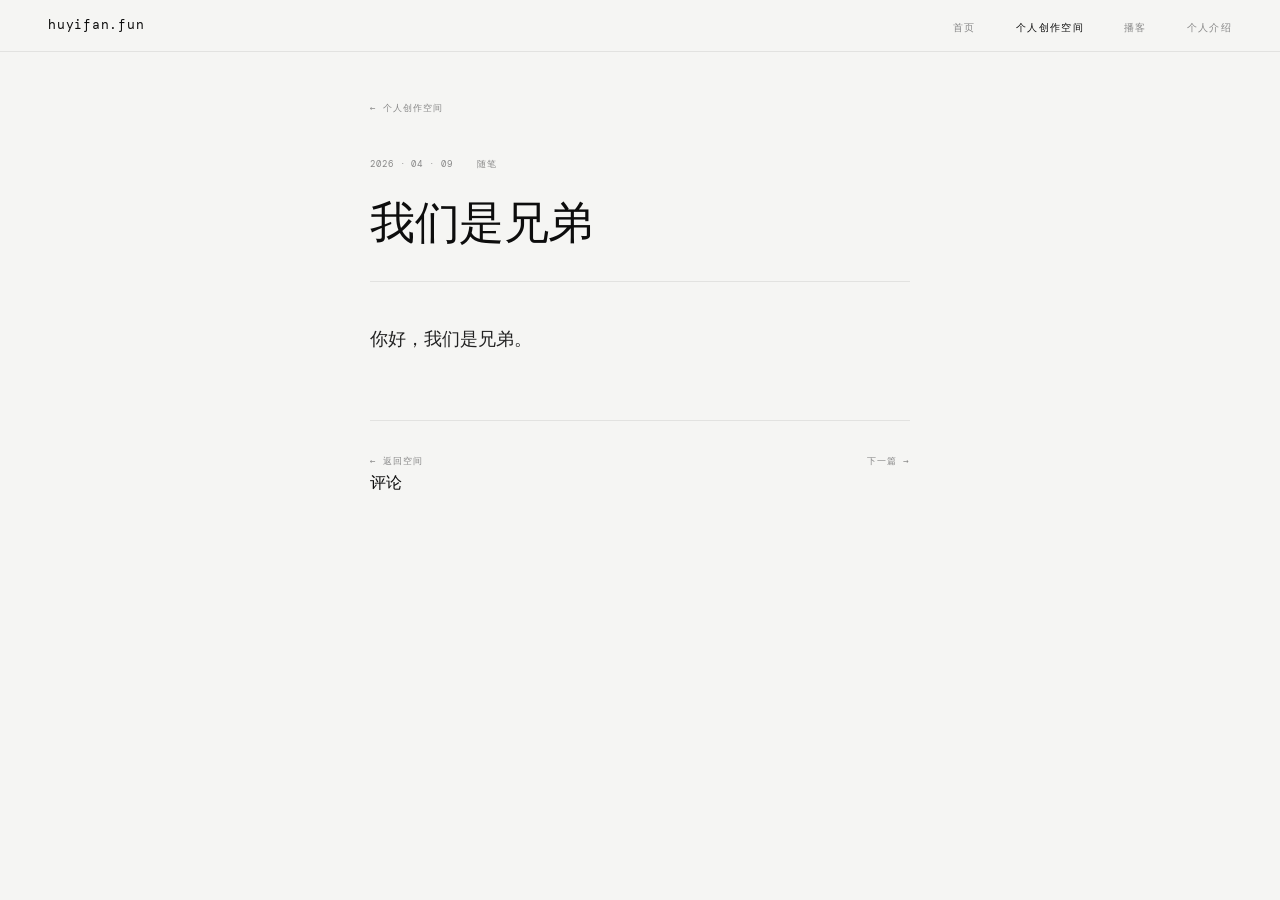
<file: article.html>
<!DOCTYPE html>
<html lang="zh">
<head>
<meta charset="UTF-8">
<meta name="viewport" content="width=device-width, initial-scale=1.0">
<title>2026.4.9 · H.com</title>
<link href="https://fonts.googleapis.com/css2?family=EB+Garamond:ital,wght@0,400;0,500;1,400&family=DM+Mono:wght@300;400&display=swap" rel="stylesheet">
<style>
*,*::before,*::after{box-sizing:border-box;margin:0;padding:0}
:root{--black:#0d0d0d;--white:#f5f5f3;--grey1:#888;--grey2:#bbb;--grey3:#e2e2e0;}
body{background:var(--white);color:var(--black);font-family:'EB Garamond',serif;font-weight:400;line-height:1.75;}

nav{
  position:fixed;top:0;left:0;right:0;z-index:100;
  display:flex;align-items:center;justify-content:space-between;
  padding:0 3rem;height:52px;
  background:var(--white);border-bottom:1px solid var(--grey3);
}
.nav-logo{font-family:'DM Mono',monospace;font-size:0.8rem;letter-spacing:0.06em;color:var(--black);text-decoration:none;}
.nav-links{display:flex;gap:2.5rem;list-style:none;}
.nav-links a{font-family:'DM Mono',monospace;font-size:0.6rem;letter-spacing:0.14em;text-transform:uppercase;color:var(--grey1);text-decoration:none;transition:color .15s;}
.nav-links a:hover,.nav-links a.active{color:var(--black);}

.article{max-width:620px;margin:0 auto;padding:100px 2.5rem 100px;}

.article-back{
  font-family:'DM Mono',monospace;font-size:0.58rem;
  letter-spacing:0.12em;text-transform:uppercase;
  color:var(--grey1);text-decoration:none;
  margin-bottom:2.5rem;display:block;transition:color .15s;
}
.article-back:hover{color:var(--black);}

.article-meta{
  font-family:'DM Mono',monospace;font-size:0.58rem;
  letter-spacing:0.1em;text-transform:uppercase;
  color:var(--grey1);margin-bottom:1.5rem;
  display:flex;gap:1.5rem;
}

.article h1{
  font-size:clamp(1.9rem,4vw,2.8rem);
  font-weight:400;line-height:1.18;letter-spacing:-0.01em;
  margin-bottom:2.5rem;
  padding-bottom:2rem;
  border-bottom:1px solid var(--grey3);
}

/* body prose */
.prose p{font-size:1.1rem;line-height:1.9;margin-bottom:1.4rem;color:#222;}
.prose p:first-child::first-letter{font-size:3.2rem;line-height:0.8;float:left;margin:0.1em 0.1em 0 0;font-weight:400;}
.prose h2{font-size:1.35rem;font-weight:400;font-style:italic;margin:2.5rem 0 1rem;}
.prose blockquote{
  margin:2rem 0;padding:0 0 0 1.5rem;
  border-left:2px solid var(--grey3);
  color:var(--grey1);font-style:italic;font-size:1.05rem;line-height:1.85;
}

/* footer nav */
.article-footer{
  margin-top:4rem;padding-top:2rem;
  border-top:1px solid var(--grey3);
  display:flex;justify-content:space-between;align-items:center;
}
.article-footer a{
  font-family:'DM Mono',monospace;font-size:0.58rem;
  letter-spacing:0.12em;text-transform:uppercase;
  color:var(--grey1);text-decoration:none;transition:color .15s;
}
.article-footer a:hover{color:var(--black);}

@media(max-width:600px){
  nav{padding:0 1.5rem;}
  .article{padding:90px 1.5rem 60px;}
}
</style>
</head>
<body>

<nav>
  <a class="nav-logo" href="index.html">huyifan.fun</a>
  <ul class="nav-links">
    <li><a href="index.html">首页</a></li>
    <li><a href="blog.html" class="active">个人创作空间</a></li>
    <li><a href="podcast.html">播客</a></li>
    <li><a href="about.html">个人介绍</a></li>
  </ul>
</nav>

<article class="article">
  <a class="article-back" href="blog.html">← 个人创作空间</a>

  <div class="article-meta">
    <span>2026 · 04 · 09</span>
    <span>随笔</span>
  </div>

  <h1>我们是兄弟</h1>

  <div class="prose">

    <p></p>

    <p>你好，我们是兄弟。</p>

    <h2></h2>

    <p></p>

    <blockquote>
    </blockquote>

  </div>

  <div class="article-footer">
    <a href="blog.html">← 返回空间</a>
    <a href="2026.4.10.html">下一篇 →</a>
  </div>

  <!-- ═══════════════════════════════════════════════
       GISCUS 评论区
       使用前请替换下方三个值：
         data-repo        → "你的GitHub用户名/仓库名"
         data-repo-id     → 从 giscus.app 获取
         data-category-id → 从 giscus.app 获取
       详见配置说明：https://giscus.app/zh-CN
  ════════════════════════════════════════════════ -->
  <div class="comments">
    <p class="comments-label">评论</p>
    <script
      src="https://giscus.app/client.js"
      data-repo="Huyifan-learner/huyifan.fun"
      data-repo-id="R_kgDOR9GaAg"
      data-category="Announcements"
      data-category-id="DIC_kwDOR9GaAs4C6mH8"
      data-mapping="pathname"
      data-strict="0"
      data-reactions-enabled="1"
      data-emit-metadata="0"
      data-input-position="bottom"
      data-theme="noborder_light"
      data-lang="zh-CN"
      data-loading="lazy"
      crossorigin="anonymous"
      async>
    </script>
  </div>

</article>

</body>
</html>
</file>
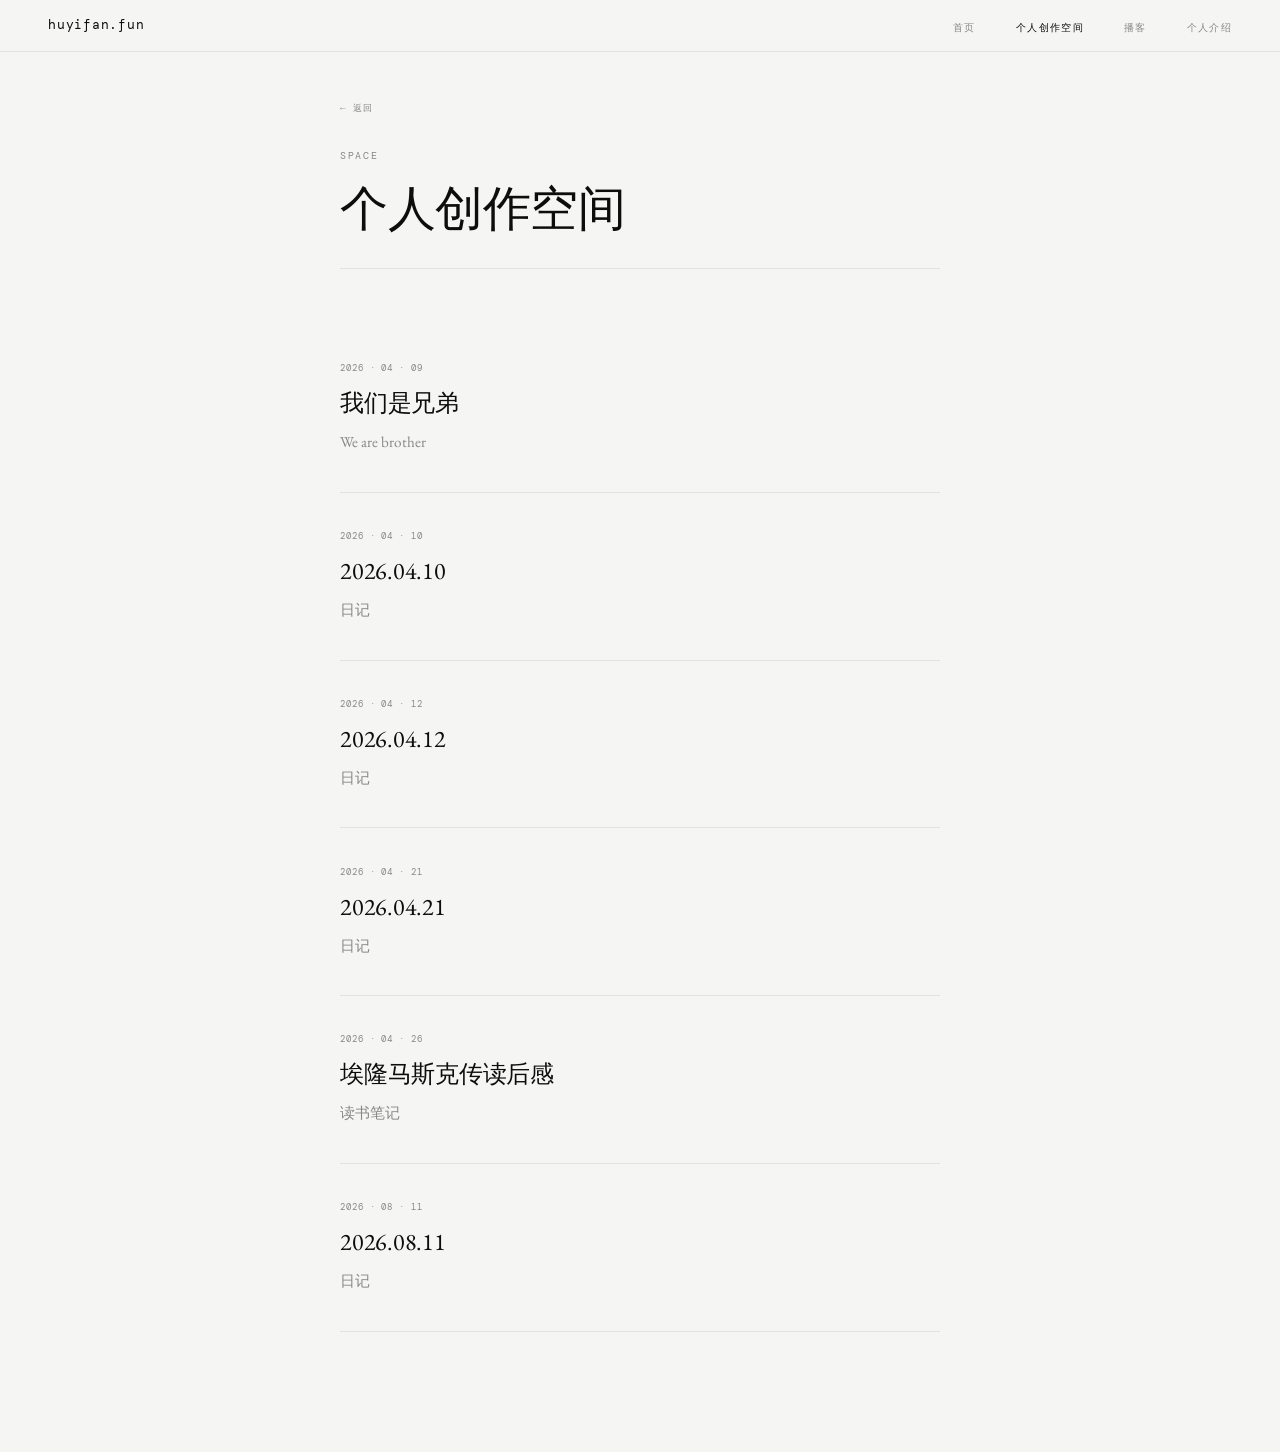
<file: blog.html>
<!DOCTYPE html>
<html lang="zh">
<head>
<meta charset="UTF-8">
<meta name="viewport" content="width=device-width, initial-scale=1.0">
<title>博客 · H.com</title>
<link href="https://fonts.googleapis.com/css2?family=EB+Garamond:ital,wght@0,400;1,400&family=DM+Mono:wght@300;400&display=swap" rel="stylesheet">
<style>
    *,*::before,*::after{box-sizing:border-box;margin:0;padding:0}
    :root{--black:#0d0d0d;--white:#f5f5f3;--grey1:#888;--grey2:#bbb;--grey3:#e2e2e0;}
    
    /* 平滑滚动 - 核心代码 */
    html {
        scroll-behavior: smooth;
    }
    
    html, body {
        min-height: 100vh;
        overflow-x: hidden;
    }
    
    body{
        background:var(--white);
        color:var(--black);
        font-family:'EB Garamond',serif;
        font-weight:400;
        line-height:1.75;
    }

    nav{
      position:fixed;top:0;left:0;right:0;z-index:100;
      display:flex;align-items:center;justify-content:space-between;
      padding:0 3rem;height:52px;
      background:var(--white);border-bottom:1px solid var(--grey3);
    }
    .nav-logo{font-family:'DM Mono',monospace;font-size:0.8rem;letter-spacing:0.06em;color:var(--black);text-decoration:none;}
    .nav-links{display:flex;gap:2.5rem;list-style:none;}
    .nav-links a{font-family:'DM Mono',monospace;font-size:0.6rem;letter-spacing:0.14em;text-transform:uppercase;color:var(--grey1);text-decoration:none;transition:color .15s;}
    .nav-links a:hover,.nav-links a.active{color:var(--black);}

    .page{
        max-width:680px;
        margin:0 auto;
        padding:100px 2.5rem 120px;   /* 增加底部空间，方便测试滚动 */
    }

    .page-header{margin-bottom:3.5rem;padding-bottom:2rem;border-bottom:1px solid var(--grey3);}

    .page-back{
      display:inline-flex;align-items:center;gap:6px;
      font-family:'DM Mono',monospace;font-size:0.58rem;
      letter-spacing:0.12em;text-transform:uppercase;
      color:var(--grey1);text-decoration:none;
      margin-bottom:2rem;display:block;transition:color .15s;
    }
    .page-back:hover{color:var(--black);}

    .page-kicker{
      font-family:'DM Mono',monospace;font-size:0.6rem;
      letter-spacing:0.18em;text-transform:uppercase;
      color:var(--grey1);margin-bottom:1rem;
    }

    .page-title{
      font-size:clamp(2rem,4.5vw,3rem);
      font-weight:400;line-height:1.15;letter-spacing:-0.01em;
    }

    /* post list */
    .post-featured{
      display:block;text-decoration:none;color:inherit;
      padding:2.2rem 0;
      border-bottom:1px solid var(--grey3);
      transition:opacity .15s;
    }
    .post-featured:hover{opacity:0.55;}

    .pf-meta{
      font-family:'DM Mono',monospace;font-size:0.58rem;
      letter-spacing:0.1em;text-transform:uppercase;
      color:var(--grey1);margin-bottom:0.8rem;
      display:flex;gap:1.5rem;
    }

    .pf-title{
      font-size:1.5rem;font-weight:400;line-height:1.2;
      margin-bottom:0.7rem;letter-spacing:-0.01em;
    }

    .pf-excerpt{font-size:0.95rem;color:var(--grey1);line-height:1.8;}

    .post-item{
      display:grid;grid-template-columns:86px 1fr 72px;
      align-items:baseline;gap:1.5rem;
      padding:1.1rem 0;
      border-bottom:1px solid var(--grey3);
      text-decoration:none;color:inherit;
      transition:opacity .15s;
    }
    .post-item:hover{opacity:0.5;}

    .pi-date{
      font-family:'DM Mono',monospace;
      font-size:0.58rem;letter-spacing:0.06em;color:var(--grey2);
    }
    .pi-title{font-size:1rem;font-weight:400;}
    .pi-cat{
      font-family:'DM Mono',monospace;font-size:0.55rem;
      letter-spacing:0.1em;text-transform:uppercase;
      color:var(--grey2);text-align:right;
    }

    @media(max-width:600px){
      nav{padding:0 1.5rem;}
      .page{padding:90px 1.5rem 100px;}
      .post-item{grid-template-columns:72px 1fr;gap:1rem;}
      .pi-cat{display:none;}
    }
</style>
</head>
<body>

<nav>
  <a class="nav-logo" href="index.html">huyifan.fun</a>
  <ul class="nav-links">
    <li><a href="index.html">首页</a></li>
    <li><a href="blog.html" class="active">个人创作空间</a></li>
    <li><a href="podcast.html">播客</a></li>
    <li><a href="about.html">个人介绍</a></li>  
  </ul>
</nav>

<div class="page">
  <a class="page-back" href="index.html">← 返回</a>

  <header class="page-header">
    <p class="page-kicker">Space</p>
    <h1 class="page-title">个人创作空间</h1>
  </header>

  <!-- 精选文章 -->
  <a class="post-featured" href="article.html">
    <div class="pf-meta">
      <span>2026 · 04 · 09</span>
    </div>
    <h2 class="pf-title">我们是兄弟</h2>
    <p class="pf-excerpt">We are brother</p>
  </a>

  <a class="post-featured" href="2026.4.10.html">
    <div class="pf-meta">
      <span>2026 · 04 · 10</span>
    </div>
    <h2 class="pf-title">2026.04.10</h2>
    <p class="pf-excerpt">日记</p>
  </a>

      <a class="post-featured" href="2026.4.12.html">
    <div class="pf-meta">
      <span>2026 · 04 · 12</span>
    </div>
    <h2 class="pf-title">2026.04.12</h2>
    <p class="pf-excerpt">日记</p>
  </a>

        <a class="post-featured" href="2026.4.21.html">
    <div class="pf-meta">
      <span>2026 · 04 · 21</span>
    </div>
    <h2 class="pf-title">2026.04.21</h2>
    <p class="pf-excerpt">日记</p>
  </a>

        <a class="post-featured" href="埃隆马斯克传读后感.html">
    <div class="pf-meta">
      <span>2026 · 04 · 26</span>
    </div>
    <h2 class="pf-title">埃隆马斯克传读后感</h2>
    <p class="pf-excerpt">读书笔记</p>
  </a>

        <a class="post-featured" href="2026.8.11(image).html">
    <div class="pf-meta">
      <span>2026 · 08 · 11</span>
    </div>
    <h2 class="pf-title">2026.08.11</h2>
    <p class="pf-excerpt">日记</p>
  </a>
  <!-- 这里可以继续添加更多文章，后续内容越多，滚动范围就会自动越大 -->

</div>

</body>
</html>
</file>
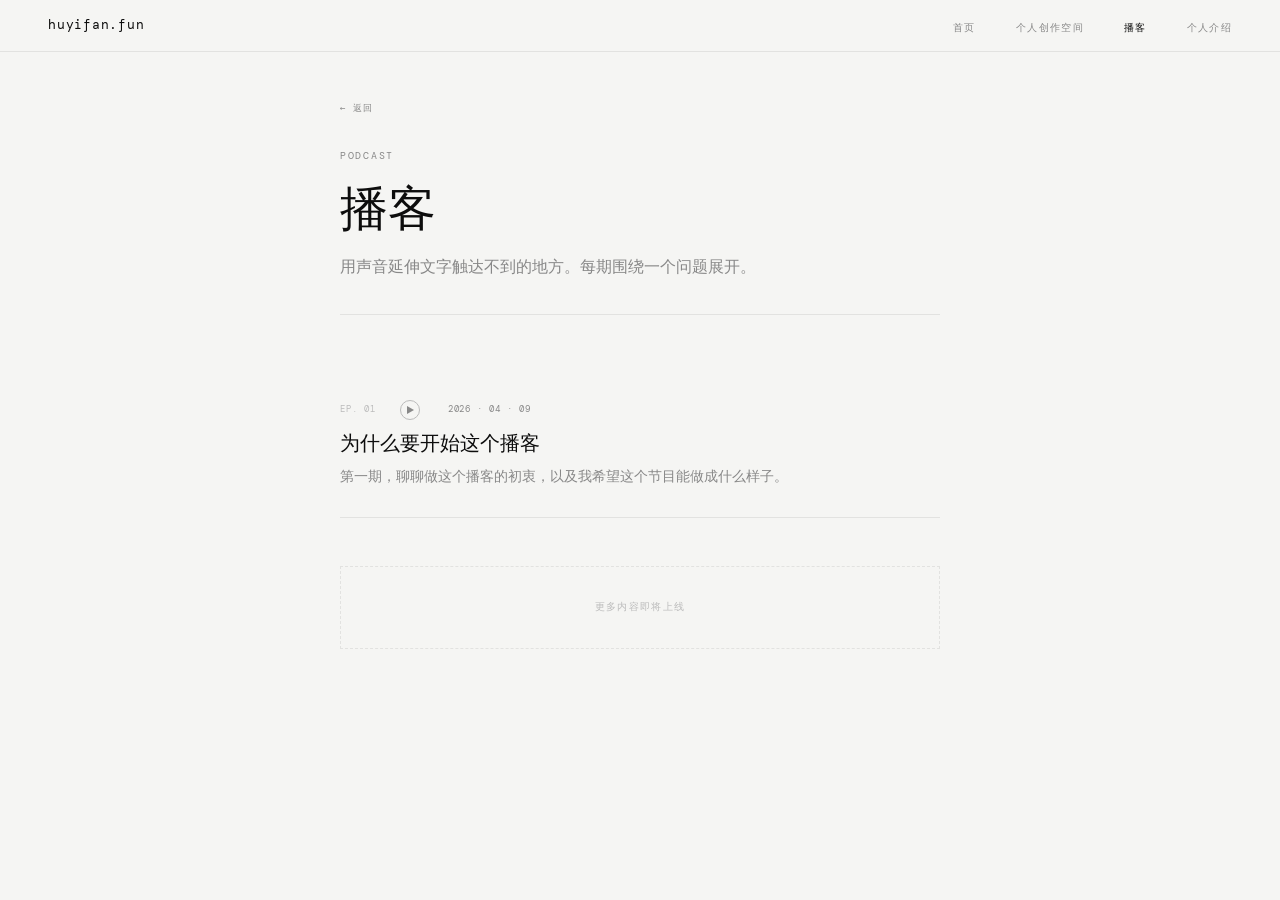
<file: podcast.html>
<!DOCTYPE html>
<html lang="zh">
<head>
<meta charset="UTF-8">
<meta name="viewport" content="width=device-width, initial-scale=1.0">
<title>播客 · H.com</title>
<link href="https://fonts.googleapis.com/css2?family=EB+Garamond:ital,wght@0,400;1,400&family=DM+Mono:wght@300;400&display=swap" rel="stylesheet">
<style>
    *,*::before,*::after{box-sizing:border-box;margin:0;padding:0}
    :root{--black:#0d0d0d;--white:#f5f5f3;--grey1:#888;--grey2:#bbb;--grey3:#e2e2e0;}
    
    /* ==================== 平滑滚动核心 ==================== */
    html {
        scroll-behavior: smooth;
    }
    
    html, body {
        min-height: 100vh;
        overflow-x: hidden;
    }
    /* ==================================================== */

    body{
        background:var(--white);
        color:var(--black);
        font-family:'EB Garamond',serif;
        font-weight:400;
        line-height:1.75;
    }

    nav{
      position:fixed;top:0;left:0;right:0;z-index:100;
      display:flex;align-items:center;justify-content:space-between;
      padding:0 3rem;height:52px;
      background:var(--white);border-bottom:1px solid var(--grey3);
    }
    .nav-logo{font-family:'DM Mono',monospace;font-size:0.8rem;letter-spacing:0.06em;color:var(--black);text-decoration:none;}
    .nav-links{display:flex;gap:2.5rem;list-style:none;}
    .nav-links a{font-family:'DM Mono',monospace;font-size:0.6rem;letter-spacing:0.14em;text-transform:uppercase;color:var(--grey1);text-decoration:none;transition:color .15s;}
    .nav-links a:hover,.nav-links a.active{color:var(--black);}

    .page{
        max-width:680px;
        margin:0 auto;
        padding:100px 2.5rem 120px;   /* 增加底部空间，让滚动更明显 */
    }

    .page-back{
      font-family:'DM Mono',monospace;font-size:0.58rem;
      letter-spacing:0.12em;text-transform:uppercase;
      color:var(--grey1);text-decoration:none;
      margin-bottom:2rem;display:block;transition:color .15s;
    }
    .page-back:hover{color:var(--black);}

    .page-header{margin-bottom:3.5rem;padding-bottom:2rem;border-bottom:1px solid var(--grey3);}
    .page-kicker{font-family:'DM Mono',monospace;font-size:0.6rem;letter-spacing:0.18em;text-transform:uppercase;color:var(--grey1);margin-bottom:1rem;}
    .page-title{font-size:clamp(2rem,4.5vw,3rem);font-weight:400;line-height:1.15;letter-spacing:-0.01em;}
    .page-desc{font-size:1rem;color:var(--grey1);line-height:1.85;margin-top:1rem;max-width:420px;}

    /* episode */
    .episode{
      display:block;text-decoration:none;color:inherit;
      padding:1.8rem 0;border-bottom:1px solid var(--grey3);
      transition:opacity .15s;
    }
    .episode:hover{opacity:0.55;}

    .ep-meta{
      font-family:'DM Mono',monospace;font-size:0.58rem;
      letter-spacing:0.1em;text-transform:uppercase;
      color:var(--grey1);margin-bottom:0.7rem;
      display:flex;gap:1.5rem;align-items:center;
    }

    .ep-num{color:var(--grey2);}

    /* play button */
    .ep-play{
      display:inline-flex;align-items:center;justify-content:center;
      width:20px;height:20px;border:1px solid var(--grey2);border-radius:50%;
      margin-right:4px;flex-shrink:0;
    }
    .ep-play::after{
      content:'';
      display:block;
      width:0;height:0;
      border-style:solid;
      border-width:4px 0 4px 7px;
      border-color:transparent transparent transparent var(--grey1);
      margin-left:2px;
    }

    .ep-title{font-size:1.25rem;font-weight:400;line-height:1.2;margin-bottom:0.5rem;}
    .ep-desc{font-size:0.9rem;color:var(--grey1);line-height:1.75;}
    .ep-dur{
      font-family:'DM Mono',monospace;font-size:0.58rem;
      letter-spacing:0.08em;color:var(--grey2);
    }

    .coming-soon{
      margin-top:3rem;padding:2rem;
      border:1px dashed var(--grey3);
      text-align:center;
    }
    .coming-soon p{
      font-family:'DM Mono',monospace;font-size:0.6rem;
      letter-spacing:0.14em;text-transform:uppercase;
      color:var(--grey2);
    }

    @media(max-width:600px){
      nav{padding:0 1.5rem;}
      .page{padding:90px 1.5rem 100px;}
    }
</style>
</head>
<body>

<nav>
  <a class="nav-logo" href="index.html">huyifan.fun</a>
  <ul class="nav-links">
    <li><a href="index.html">首页</a></li>
    <li><a href="blog.html">个人创作空间</a></li>
    <li><a href="podcast.html" class="active">播客</a></li>
    <li><a href="about.html">个人介绍</a></li>
  </ul>
</nav>

<div class="page">
  <a class="page-back" href="index.html">← 返回</a>

  <header class="page-header">
    <p class="page-kicker">Podcast</p>
    <h1 class="page-title">播客</h1>
    <p class="page-desc">用声音延伸文字触达不到的地方。每期围绕一个问题展开。</p>
  </header>

  <a class="episode" href="#">
    <div class="ep-meta">
      <span class="ep-num">Ep. 01</span>
      <span class="ep-play"></span>
      <span>2026 · 04 · 09</span>
    </div>
    <h2 class="ep-title">为什么要开始这个播客</h2>
    <p class="ep-desc">第一期，聊聊做这个播客的初衷，以及我希望这个节目能做成什么样子。</p>
  </a>

  <div class="coming-soon">
    <p>更多内容即将上线</p>
  </div>
</div>

</body>
</html>
</file>
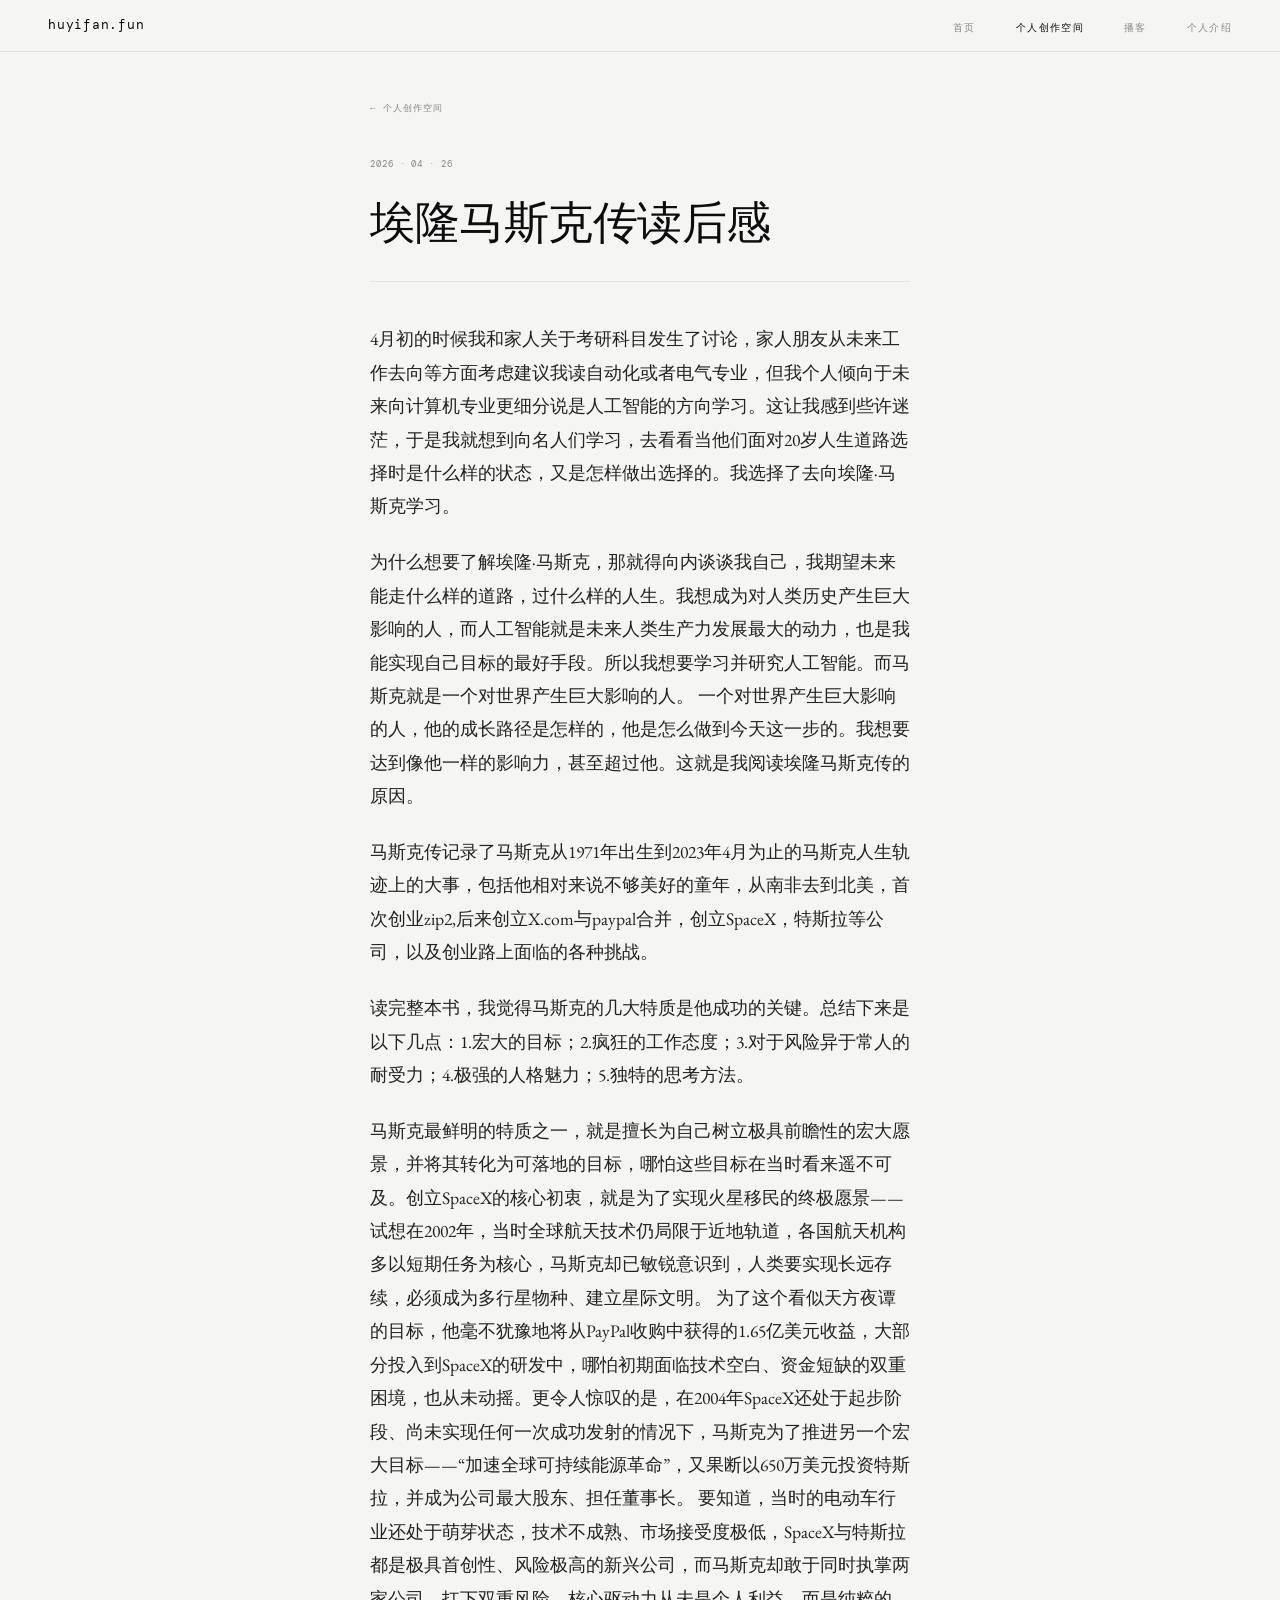
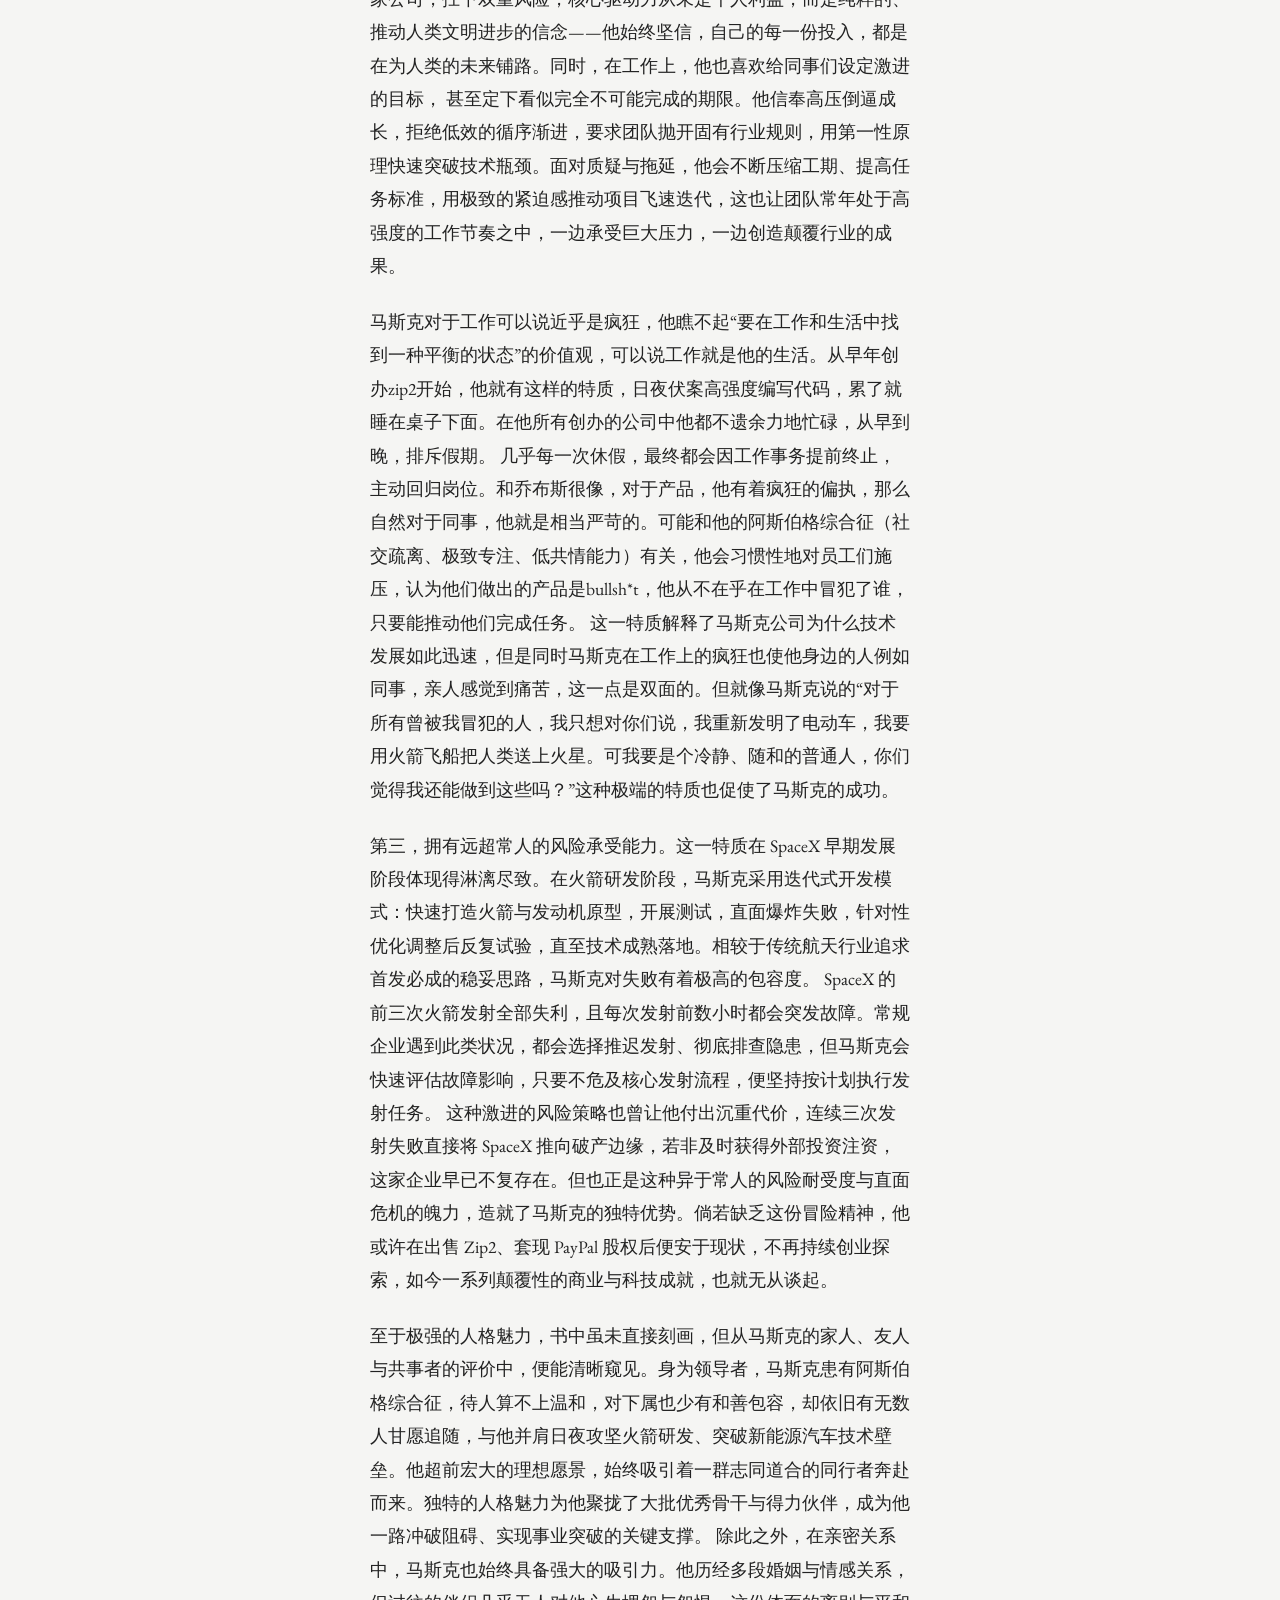
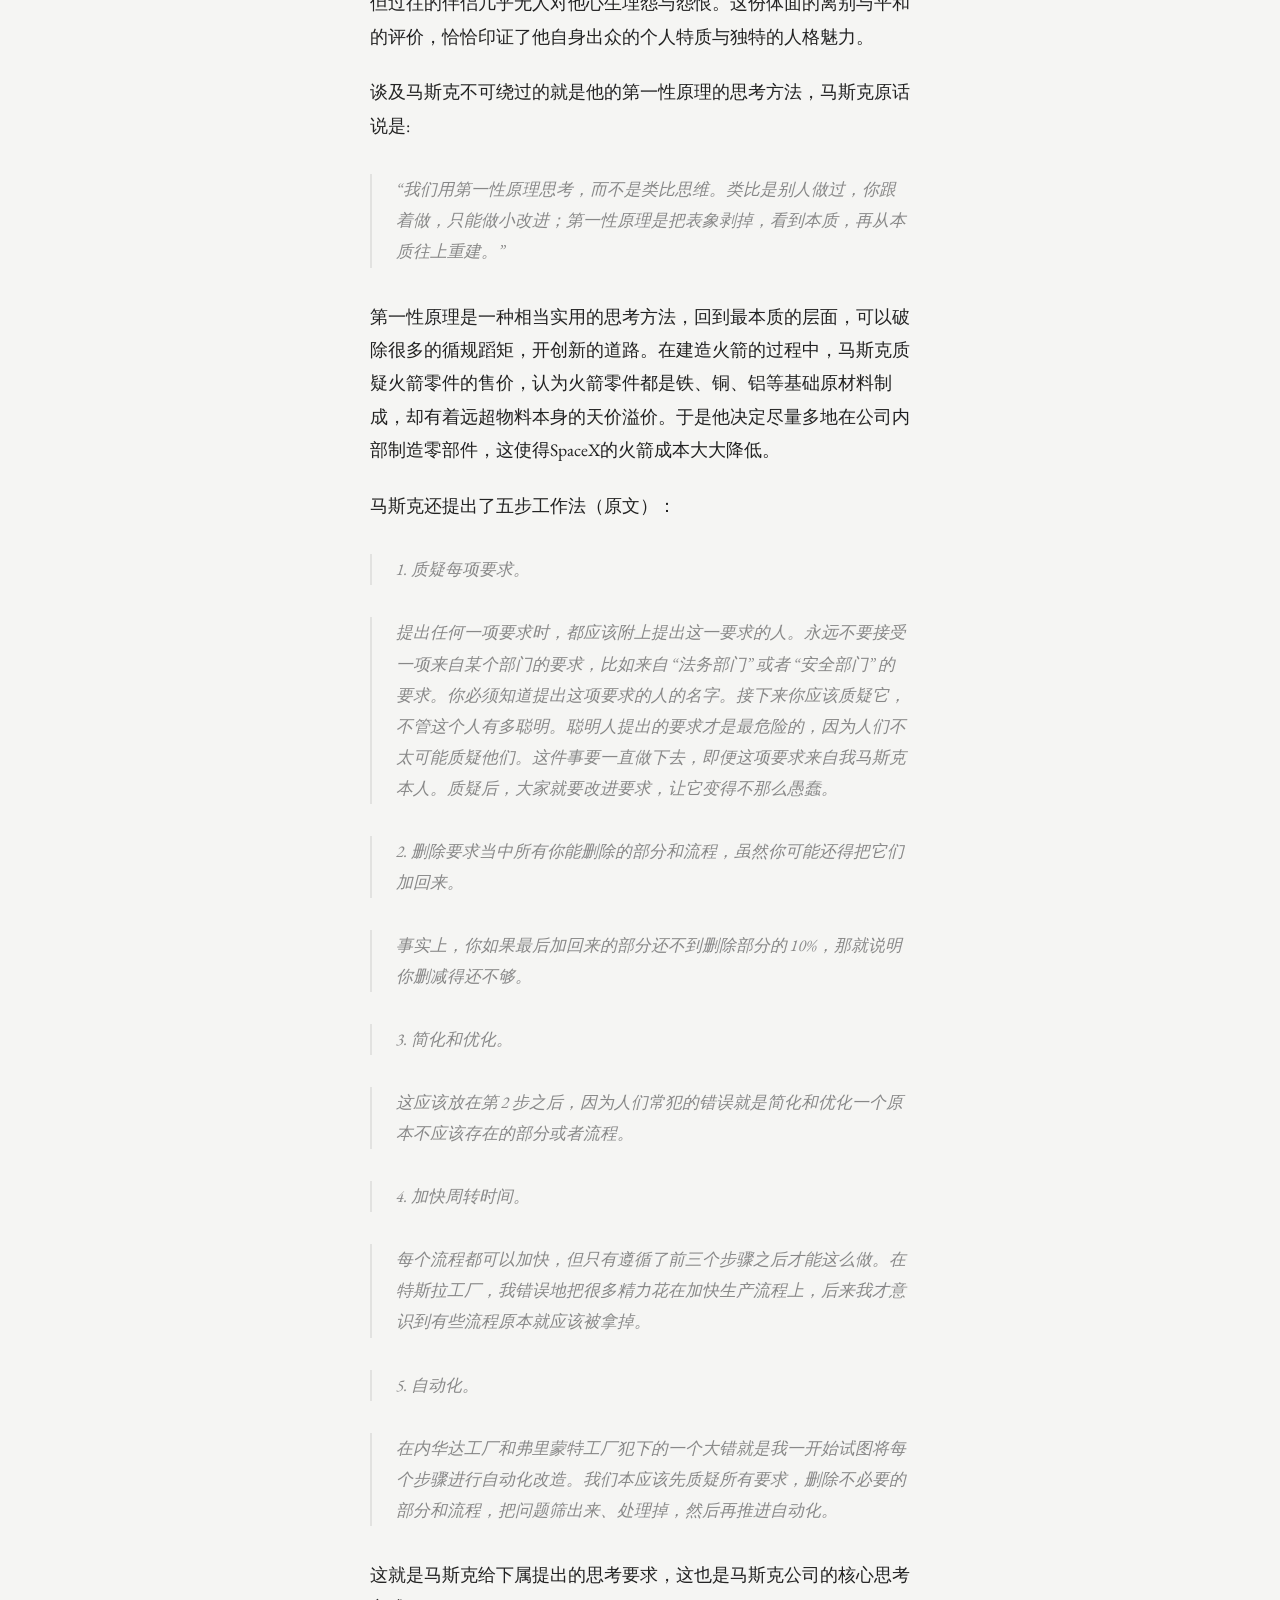
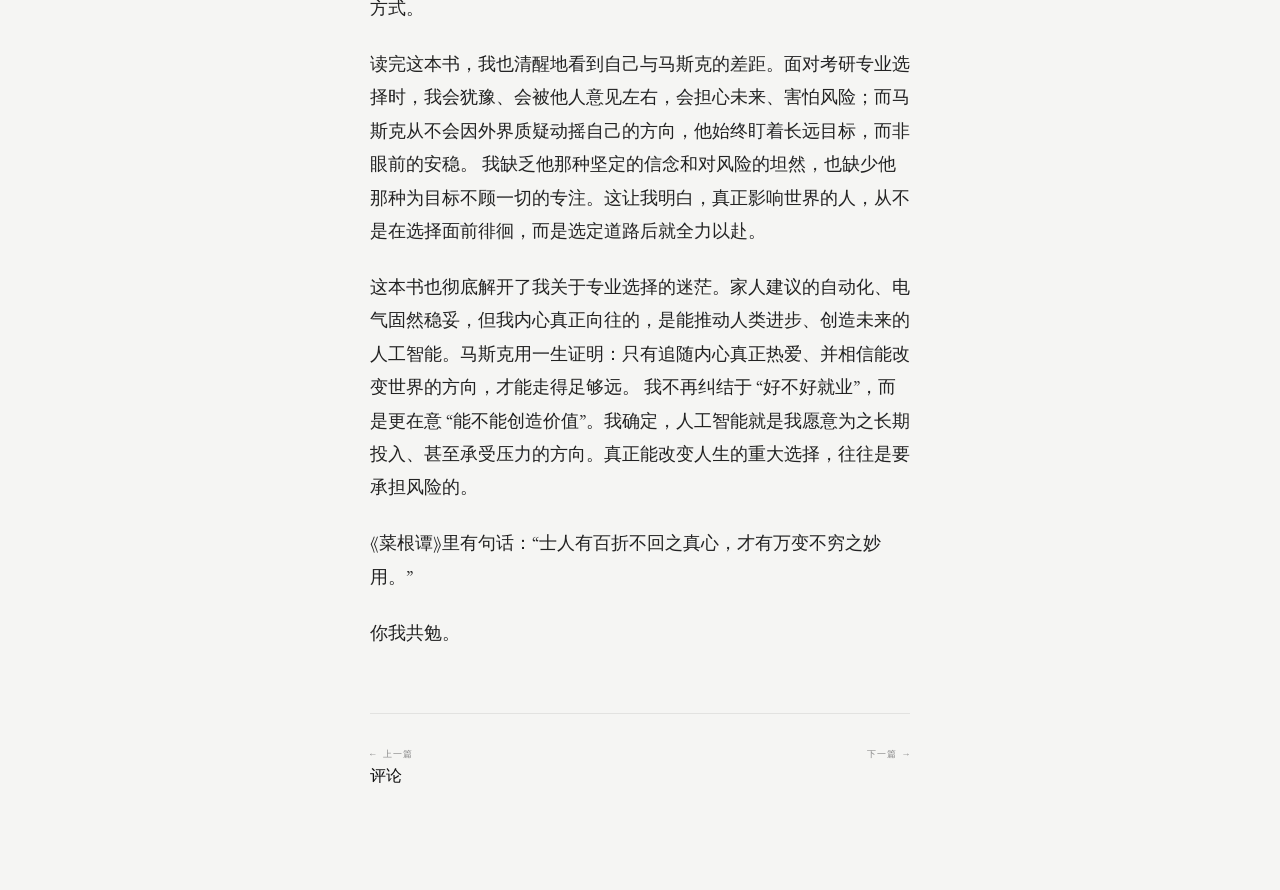
<file: 埃隆马斯克传读后感.html>
<!DOCTYPE html>
<html lang="zh">
<head>
<meta charset="UTF-8">
<meta name="viewport" content="width=device-width, initial-scale=1.0">
<title>2026.4.9 · H.com</title>
<link href="https://fonts.googleapis.com/css2?family=EB+Garamond:ital,wght@0,400;0,500;1,400&family=DM+Mono:wght@300;400&display=swap" rel="stylesheet">
<style>
*,*::before,*::after{box-sizing:border-box;margin:0;padding:0}
:root{--black:#0d0d0d;--white:#f5f5f3;--grey1:#888;--grey2:#bbb;--grey3:#e2e2e0;}
body{background:var(--white);color:var(--black);font-family:'EB Garamond',serif;font-weight:400;line-height:1.75;}

nav{
  position:fixed;top:0;left:0;right:0;z-index:100;
  display:flex;align-items:center;justify-content:space-between;
  padding:0 3rem;height:52px;
  background:var(--white);border-bottom:1px solid var(--grey3);
}
.nav-logo{font-family:'DM Mono',monospace;font-size:0.8rem;letter-spacing:0.06em;color:var(--black);text-decoration:none;}
.nav-links{display:flex;gap:2.5rem;list-style:none;}
.nav-links a{font-family:'DM Mono',monospace;font-size:0.6rem;letter-spacing:0.14em;text-transform:uppercase;color:var(--grey1);text-decoration:none;transition:color .15s;}
.nav-links a:hover,.nav-links a.active{color:var(--black);}

.article{max-width:620px;margin:0 auto;padding:100px 2.5rem 100px;}

.article-back{
  font-family:'DM Mono',monospace;font-size:0.58rem;
  letter-spacing:0.12em;text-transform:uppercase;
  color:var(--grey1);text-decoration:none;
  margin-bottom:2.5rem;display:block;transition:color .15s;
}
.article-back:hover{color:var(--black);}

.article-meta{
  font-family:'DM Mono',monospace;font-size:0.58rem;
  letter-spacing:0.1em;text-transform:uppercase;
  color:var(--grey1);margin-bottom:1.5rem;
  display:flex;gap:1.5rem;
}

.article h1{
  font-size:clamp(1.9rem,4vw,2.8rem);
  font-weight:400;line-height:1.18;letter-spacing:-0.01em;
  margin-bottom:2.5rem;
  padding-bottom:2rem;
  border-bottom:1px solid var(--grey3);
}

/* body prose */
.prose p{font-size:1.1rem;line-height:1.9;margin-bottom:1.4rem;color:#222;}
.prose p:first-child::first-letter{font-size:3.2rem;line-height:0.8;float:left;margin:0.1em 0.1em 0 0;font-weight:400;}
.prose h2{font-size:1.35rem;font-weight:400;font-style:italic;margin:2.5rem 0 1rem;}
.prose blockquote{
  margin:2rem 0;padding:0 0 0 1.5rem;
  border-left:2px solid var(--grey3);
  color:var(--grey1);font-style:italic;font-size:1.05rem;line-height:1.85;
}

/* footer nav */
.article-footer{
  margin-top:4rem;padding-top:2rem;
  border-top:1px solid var(--grey3);
  display:flex;justify-content:space-between;align-items:center;
}
.article-footer a{
  font-family:'DM Mono',monospace;font-size:0.58rem;
  letter-spacing:0.12em;text-transform:uppercase;
  color:var(--grey1);text-decoration:none;transition:color .15s;
}
.article-footer a:hover{color:var(--black);}

@media(max-width:600px){
  nav{padding:0 1.5rem;}
  .article{padding:90px 1.5rem 60px;}
}
</style>
</head>
<body>

<nav>
  <a class="nav-logo" href="index.html">huyifan.fun</a>
  <ul class="nav-links">
    <li><a href="index.html">首页</a></li>
    <li><a href="blog.html" class="active">个人创作空间</a></li>
    <li><a href="podcast.html">播客</a></li>
    <li><a href="about.html">个人介绍</a></li>
  </ul>
</nav>

<article class="article">
  <a class="article-back" href="blog.html">← 个人创作空间</a>

  <div class="article-meta">
    <span>2026 · 04 · 26</span>
  </div>

  <h1>埃隆马斯克传读后感</h1>

  <div class="prose">
    <p></p>
    <p>4月初的时候我和家人关于考研科目发生了讨论，家人朋友从未来工作去向等方面考虑建议我读自动化或者电气专业，但我个人倾向于未来向计算机专业更细分说是人工智能的方向学习。这让我感到些许迷茫，于是我就想到向名人们学习，去看看当他们面对20岁人生道路选择时是什么样的状态，又是怎样做出选择的。我选择了去向埃隆·马斯克学习。</p>
    <p>为什么想要了解埃隆·马斯克，那就得向内谈谈我自己，我期望未来能走什么样的道路，过什么样的人生。我想成为对人类历史产生巨大影响的人，而人工智能就是未来人类生产力发展最大的动力，也是我能实现自己目标的最好手段。所以我想要学习并研究人工智能。而马斯克就是一个对世界产生巨大影响的人。
      一个对世界产生巨大影响的人，他的成长路径是怎样的，他是怎么做到今天这一步的。我想要达到像他一样的影响力，甚至超过他。这就是我阅读埃隆马斯克传的原因。
    </p>
    <p>  马斯克传记录了马斯克从1971年出生到2023年4月为止的马斯克人生轨迹上的大事，包括他相对来说不够美好的童年，从南非去到北美，首次创业zip2,后来创立X.com与paypal合并，创立SpaceX，特斯拉等公司，以及创业路上面临的各种挑战。</p>
    <p>读完整本书，我觉得马斯克的几大特质是他成功的关键。总结下来是以下几点：1.宏大的目标；2.疯狂的工作态度；3.对于风险异于常人的耐受力；4.极强的人格魅力；5.独特的思考方法。</p>
    <p>
      马斯克最鲜明的特质之一，就是擅长为自己树立极具前瞻性的宏大愿景，并将其转化为可落地的目标，哪怕这些目标在当时看来遥不可及。创立SpaceX的核心初衷，就是为了实现火星移民的终极愿景——试想在2002年，当时全球航天技术仍局限于近地轨道，各国航天机构多以短期任务为核心，马斯克却已敏锐意识到，人类要实现长远存续，必须成为多行星物种、建立星际文明。
      为了这个看似天方夜谭的目标，他毫不犹豫地将从PayPal收购中获得的1.65亿美元收益，大部分投入到SpaceX的研发中，哪怕初期面临技术空白、资金短缺的双重困境，也从未动摇。更令人惊叹的是，在2004年SpaceX还处于起步阶段、尚未实现任何一次成功发射的情况下，马斯克为了推进另一个宏大目标——“加速全球可持续能源革命”，又果断以650万美元投资特斯拉，并成为公司最大股东、担任董事长。
      要知道，当时的电动车行业还处于萌芽状态，技术不成熟、市场接受度极低，SpaceX与特斯拉都是极具首创性、风险极高的新兴公司，而马斯克却敢于同时执掌两家公司，扛下双重风险，核心驱动力从未是个人利益，而是纯粹的、推动人类文明进步的信念——他始终坚信，自己的每一份投入，都是在为人类的未来铺路。同时，在工作上，他也喜欢给同事们设定激进的目标，
      甚至定下看似完全不可能完成的期限。他信奉高压倒逼成长，拒绝低效的循序渐进，要求团队抛开固有行业规则，用第一性原理快速突破技术瓶颈。面对质疑与拖延，他会不断压缩工期、提高任务标准，用极致的紧迫感推动项目飞速迭代，这也让团队常年处于高强度的工作节奏之中，一边承受巨大压力，一边创造颠覆行业的成果。
    </p>
    <p>
      马斯克对于工作可以说近乎是疯狂，他瞧不起“要在工作和生活中找到一种平衡的状态”的价值观，可以说工作就是他的生活。从早年创办zip2开始，他就有这样的特质，日夜伏案高强度编写代码，累了就睡在桌子下面。在他所有创办的公司中他都不遗余力地忙碌，从早到晚，排斥假期。
      几乎每一次休假，最终都会因工作事务提前终止，主动回归岗位。和乔布斯很像，对于产品，他有着疯狂的偏执，那么自然对于同事，他就是相当严苛的。可能和他的阿斯伯格综合征（社交疏离、极致专注、低共情能力）有关，他会习惯性地对员工们施压，认为他们做出的产品是bullsh*t，他从不在乎在工作中冒犯了谁，只要能推动他们完成任务。
      这一特质解释了马斯克公司为什么技术发展如此迅速，但是同时马斯克在工作上的疯狂也使他身边的人例如同事，亲人感觉到痛苦，这一点是双面的。但就像马斯克说的“对于所有曾被我冒犯的人，我只想对你们说，我重新发明了电动车，我要用火箭飞船把人类送上火星。可我要是个冷静、随和的普通人，你们觉得我还能做到这些吗？”这种极端的特质也促使了马斯克的成功。
    </p>
    <p>
      第三，拥有远超常人的风险承受能力。这一特质在 SpaceX 早期发展阶段体现得淋漓尽致。在火箭研发阶段，马斯克采用迭代式开发模式：快速打造火箭与发动机原型，开展测试，直面爆炸失败，针对性优化调整后反复试验，直至技术成熟落地。相较于传统航天行业追求首发必成的稳妥思路，马斯克对失败有着极高的包容度。
      SpaceX 的前三次火箭发射全部失利，且每次发射前数小时都会突发故障。常规企业遇到此类状况，都会选择推迟发射、彻底排查隐患，但马斯克会快速评估故障影响，只要不危及核心发射流程，便坚持按计划执行发射任务。
      这种激进的风险策略也曾让他付出沉重代价，连续三次发射失败直接将 SpaceX 推向破产边缘，若非及时获得外部投资注资，这家企业早已不复存在。但也正是这种异于常人的风险耐受度与直面危机的魄力，造就了马斯克的独特优势。倘若缺乏这份冒险精神，他或许在出售 Zip2、套现 PayPal 股权后便安于现状，不再持续创业探索，如今一系列颠覆性的商业与科技成就，也就无从谈起。
    </p>
    <p>
      至于极强的人格魅力，书中虽未直接刻画，但从马斯克的家人、友人与共事者的评价中，便能清晰窥见。身为领导者，马斯克患有阿斯伯格综合征，待人算不上温和，对下属也少有和善包容，却依旧有无数人甘愿追随，与他并肩日夜攻坚火箭研发、突破新能源汽车技术壁垒。他超前宏大的理想愿景，始终吸引着一群志同道合的同行者奔赴而来。独特的人格魅力为他聚拢了大批优秀骨干与得力伙伴，成为他一路冲破阻碍、实现事业突破的关键支撑。
      除此之外，在亲密关系中，马斯克也始终具备强大的吸引力。他历经多段婚姻与情感关系，但过往的伴侣几乎无人对他心生埋怨与怨恨。这份体面的离别与平和的评价，恰恰印证了他自身出众的个人特质与独特的人格魅力。
    </p>
    <p>
      谈及马斯克不可绕过的就是他的第一性原理的思考方法，马斯克原话说是:
    </p>
    <blockquote>
      “我们用第一性原理思考，而不是类比思维。类比是别人做过，你跟着做，只能做小改进；第一性原理是把表象剥掉，看到本质，再从本质往上重建。”
    </blockquote>
    <p>
      第一性原理是一种相当实用的思考方法，回到最本质的层面，可以破除很多的循规蹈矩，开创新的道路。在建造火箭的过程中，马斯克质疑火箭零件的售价，认为火箭零件都是铁、铜、铝等基础原材料制成，却有着远超物料本身的天价溢价。于是他决定尽量多地在公司内部制造零部件，这使得SpaceX的火箭成本大大降低。
    </p>
    <p>
      马斯克还提出了五步工作法（原文）：
    </p>
    <blockquote>
      1. 质疑每项要求。
    </blockquote>
    <blockquote>
      提出任何一项要求时，都应该附上提出这一要求的人。永远不要接受一项来自某个部门的要求，比如来自 “法务部门” 或者 “安全部门” 的要求。你必须知道提出这项要求的人的名字。接下来你应该质疑它，不管这个人有多聪明。聪明人提出的要求才是最危险的，因为人们不太可能质疑他们。这件事要一直做下去，即便这项要求来自我马斯克本人。质疑后，大家就要改进要求，让它变得不那么愚蠢。
    </blockquote>
    <blockquote>
      2. 删除要求当中所有你能删除的部分和流程，虽然你可能还得把它们加回来。
    </blockquote>
    <blockquote>
      事实上，你如果最后加回来的部分还不到删除部分的 10%，那就说明你删减得还不够。
    </blockquote>
    <blockquote>
      3. 简化和优化。
    </blockquote>
    <blockquote>
      这应该放在第 2 步之后，因为人们常犯的错误就是简化和优化一个原本不应该存在的部分或者流程。
    </blockquote>
    <blockquote>
      4. 加快周转时间。
    </blockquote>
    <blockquote>
      每个流程都可以加快，但只有遵循了前三个步骤之后才能这么做。在特斯拉工厂，我错误地把很多精力花在加快生产流程上，后来我才意识到有些流程原本就应该被拿掉。
    </blockquote>
    <blockquote>
      5. 自动化。
    </blockquote>
    <blockquote>
      在内华达工厂和弗里蒙特工厂犯下的一个大错就是我一开始试图将每个步骤进行自动化改造。我们本应该先质疑所有要求，删除不必要的部分和流程，把问题筛出来、处理掉，然后再推进自动化。
    </blockquote>
    <p>
      这就是马斯克给下属提出的思考要求，这也是马斯克公司的核心思考方式。
    </p>
    <p>
      读完这本书，我也清醒地看到自己与马斯克的差距。面对考研专业选择时，我会犹豫、会被他人意见左右，会担心未来、害怕风险；而马斯克从不会因外界质疑动摇自己的方向，他始终盯着长远目标，而非眼前的安稳。
      我缺乏他那种坚定的信念和对风险的坦然，也缺少他那种为目标不顾一切的专注。这让我明白，真正影响世界的人，从不是在选择面前徘徊，而是选定道路后就全力以赴。
    </p>
    <p>
      这本书也彻底解开了我关于专业选择的迷茫。家人建议的自动化、电气固然稳妥，但我内心真正向往的，是能推动人类进步、创造未来的人工智能。马斯克用一生证明：只有追随内心真正热爱、并相信能改变世界的方向，才能走得足够远。
      我不再纠结于 “好不好就业”，而是更在意 “能不能创造价值”。我确定，人工智能就是我愿意为之长期投入、甚至承受压力的方向。真正能改变人生的重大选择，往往是要承担风险的。
    </p>
    <p>
      《菜根谭》里有句话：“士人有百折不回之真心，才有万变不穷之妙用。”
    </p>
    <p>
      你我共勉。
    </p>

  </div>

  <div class="article-footer">
    <a href="2026.4.21.html">← 上一篇</a>
    <a href="2026.8.11(image).html">下一篇 →</a>
  </div>

  <!-- ═══════════════════════════════════════════════
       GISCUS 评论区
       使用前请替换下方三个值：
         data-repo        → "你的GitHub用户名/仓库名"
         data-repo-id     → 从 giscus.app 获取
         data-category-id → 从 giscus.app 获取
       详见配置说明：https://giscus.app/zh-CN
  ════════════════════════════════════════════════ -->
  <div class="comments">
    <p class="comments-label">评论</p>
    <script
      src="https://giscus.app/client.js"
      data-repo="Huyifan-learner/huyifan.fun"
      data-repo-id="R_kgDOR9GaAg"
      data-category="Announcements"
      data-category-id="DIC_kwDOR9GaAs4C6mH8"
      data-mapping="pathname"
      data-strict="0"
      data-reactions-enabled="1"
      data-emit-metadata="0"
      data-input-position="bottom"
      data-theme="noborder_light"
      data-lang="zh-CN"
      data-loading="lazy"
      crossorigin="anonymous"
      async>
    </script>
  </div>

</article>

</body>
</html>
</file>
